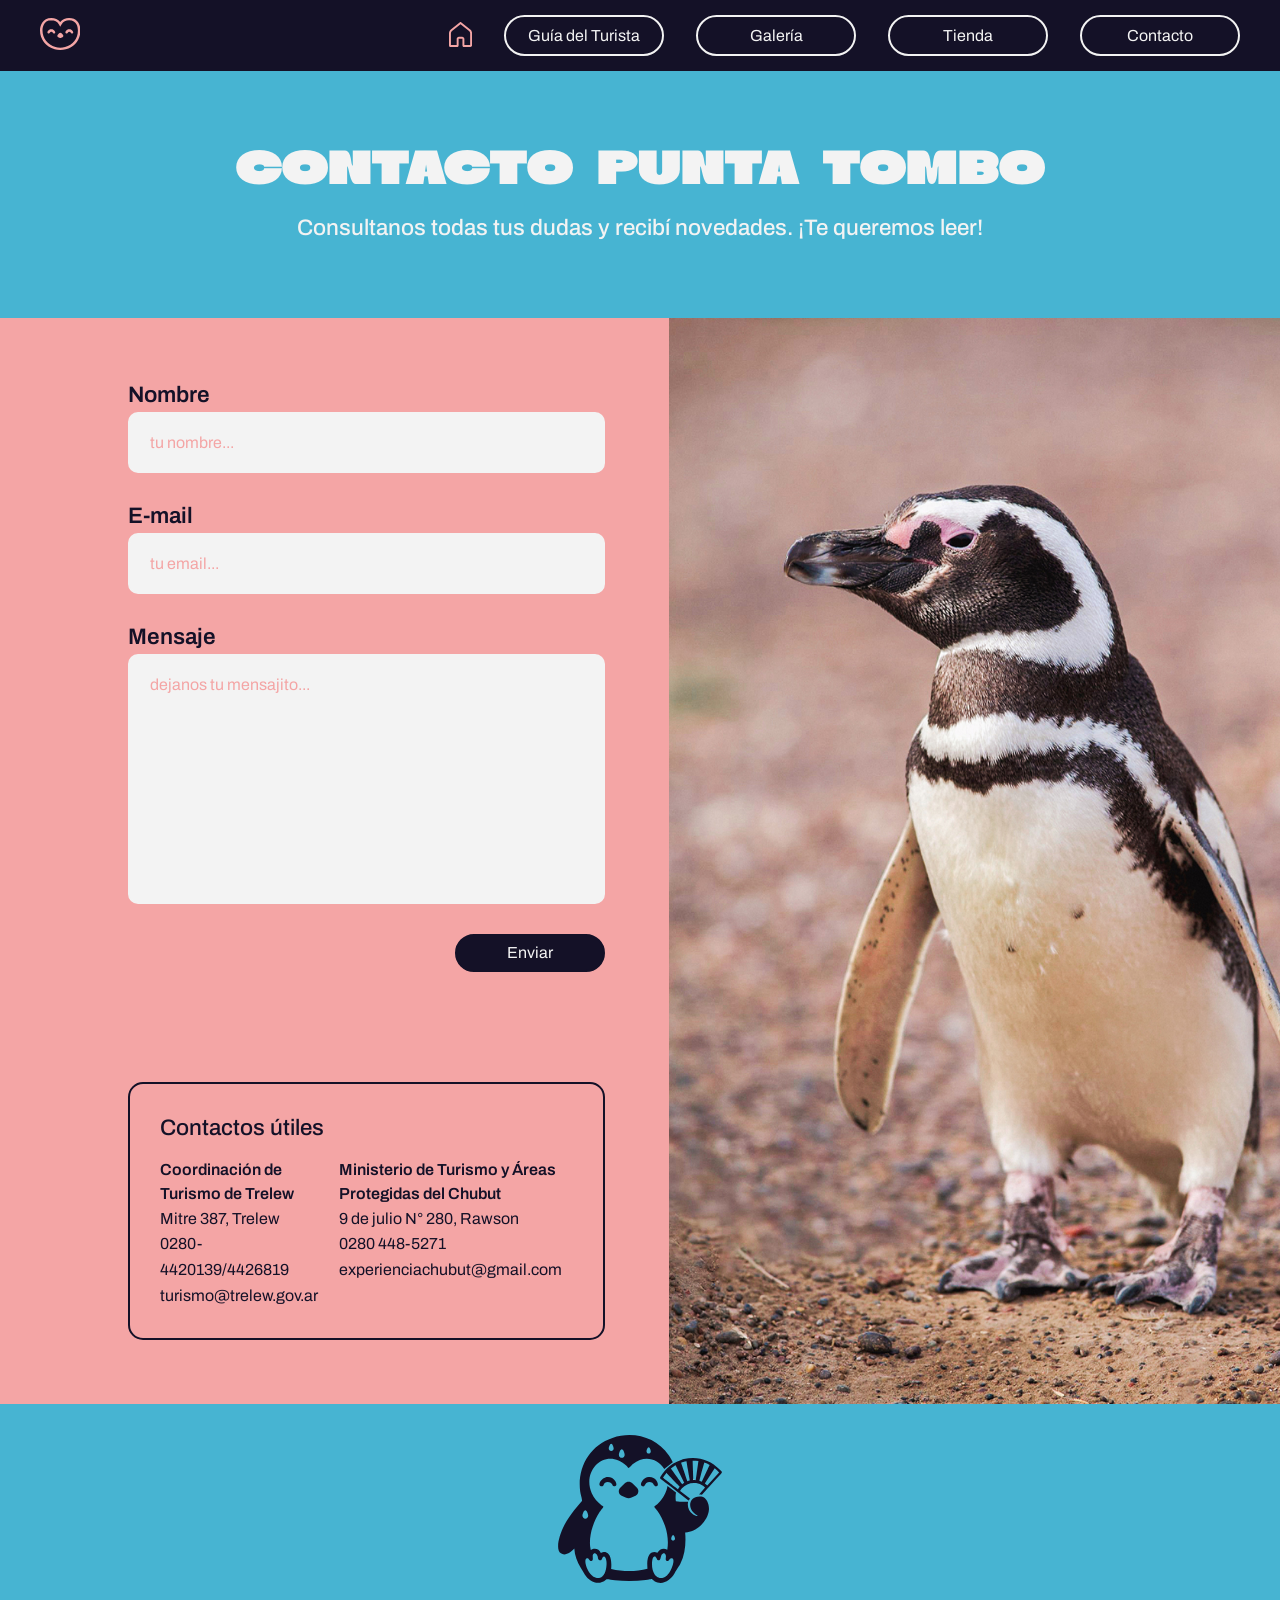
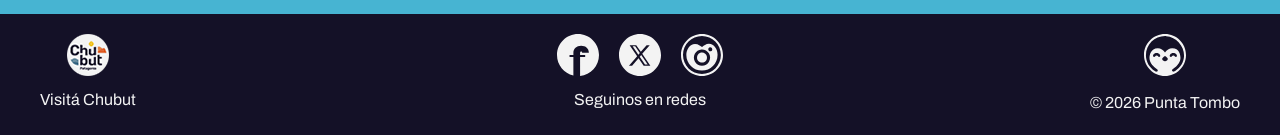
<file: contacto.html>
<!doctype html>
<html lang="es">

<head>
   <meta charset="utf-8">
   <meta name="description"
      content="Bienvenidos a Punta Tombo. Conocé la mayor colonia continental de pingüinos de Magallanes. Argentina Turismno.">
   <meta name="viewport" content="width=device-width, initial-scale=1.0">
   <link rel="stylesheet" type="text/css" href="style.css">
   <link rel="stylesheet" type="text/css"
      href="https://fonts.googleapis.com/css?family=Archivo:400,400i,500,500i,600,600i,700,700i">
   <link rel="icon" type="image/x-icon" href="img/varias/favicon-tombo.ico">
   <link rel="stylesheet" type="text/css" href="fancybox/jquery.fancybox.css">
   <title>Descubrí la magia de Punta Tombo | Contacto</title>
</head>

<body class="contacto-body">
   <main>
      <header>
         <nav class="nav-desktop">
            <a href="#top" class="logo-izq">
               <svg class="corazon" xmlns="http://www.w3.org/2000/svg" version="1.1" viewBox="0 0 76.17 60.3">
                  <path
                     d="M62.63,26.89v.05c0,.51-.15.99-.43,1.36-.45.61-1.14.99-1.94.99-.43,0-.83-.13-1.19-.33-.35-.2-.63-.48-.83-.83-.05-.1-.13-.2-.18-.33-.53-1.01-1.62-1.69-2.83-1.69s-2.27.66-2.83,1.62c-.05.15-.13.3-.23.43-.2.3-.48.56-.81.73-.33.2-.73.3-1.14.3-.81,0-1.52-.4-1.94-1.01-.28-.38-.43-.83-.43-1.34v-.03c0-.53,1.03-5.78,7.37-5.78,6,0,7.4,5.33,7.4,5.86h.01Z" />
                  <path
                     d="M28.78,26.89v.05c0,.51-.15.99-.43,1.36-.45.61-1.14.99-1.94.99-.43,0-.83-.13-1.19-.33-.35-.2-.63-.48-.83-.83-.05-.1-.13-.2-.18-.33-.53-1.01-1.62-1.69-2.83-1.69s-2.27.66-2.83,1.62c-.05.15-.13.3-.23.43-.2.3-.48.56-.81.73-.33.2-.73.3-1.14.3-.81,0-1.52-.4-1.94-1.01-.28-.38-.43-.83-.43-1.34v-.03c0-.53,1.03-5.78,7.37-5.78,6,0,7.4,5.33,7.4,5.86h0Z" />
                  <path
                     d="M42.39,36.05l-2.35,1.13c-1.08.52-2.35.52-3.43,0l-2.35-1.13c-1.79-.86-2.2-3.24-.79-4.65l2.52-2.52c1.29-1.29,3.38-1.29,4.67,0l2.52,2.52c1.41,1.41,1,3.78-.79,4.65Z" />
                  <path
                     d="M38.09,60.3c-4.02,0-7.43-.45-10.43-1.36C10.86,53.83,0,39.91,0,23.46,0,14.75,4.53,0,21.49,0c6.51,0,12.65,2.83,16.64,7.54C42.08,2.85,48.24,0,54.77,0,74.62,0,76.17,17.96,76.17,23.46c0,17.12-10.59,30.71-27.64,35.49-3.22.89-6.73,1.35-10.43,1.35h0ZM21.48,4.41C5.55,4.41,4.74,20.29,4.74,23.47c0,14.51,9.58,26.79,24.4,31.29,2.52.77,5.44,1.14,8.95,1.14,3.24,0,6.28-.39,9.06-1.16,14.96-4.19,24.26-16.17,24.26-31.27,0-5.73-1.62-19.06-16.65-19.06-5.81,0-11.25,2.92-14.18,7.62-.15.22-.25.4-.34.55l-2.14,3.93-2.11-3.95c-.08-.15-.18-.32-.29-.47-2.98-4.76-8.41-7.68-14.23-7.68h.01Z" />
               </svg>
            </a>
            <div class="menu">
               <a href="index.html">
                  <svg class="home" xmlns="http://www.w3.org/2000/svg" version="1.1" viewBox="0 0 108 117">
                     <path
                        d="M53.85,0c-.96.03-1.88.37-2.64.97L8.58,34.56C3.17,38.83,0,45.34,0,52.23v57.27c0,4.09,3.41,7.5,7.5,7.5h30c4.09,0,7.5-3.41,7.5-7.5v-30c0-.89.61-1.5,1.5-1.5h15c.89,0,1.5.61,1.5,1.5v30c0,4.09,3.41,7.5,7.5,7.5h30c4.09,0,7.5-3.41,7.5-7.5v-57.27c0-6.89-3.17-13.41-8.58-17.67L56.78.97c-.83-.66-1.87-1-2.93-.97ZM54,10.23l39.86,31.4c3.25,2.56,5.14,6.46,5.14,10.6v55.77h-27v-28.5c0-5.74-4.76-10.5-10.5-10.5h-15c-5.74,0-10.5,4.76-10.5,10.5v28.5H9v-55.77c0-4.14,1.89-8.04,5.14-10.6L54,10.23Z" />
                  </svg>
               </a>
               <a class="boton" href="guia.html">Guía del Turista</a>
               <a class="boton" href="galeria.html">Galería</a>
               <a class="boton" href="tienda.html">Tienda</a>
               <a class="boton" href="contacto.html">Contacto</a>
            </div>
         </nav>
         <nav class="nav-mobile">
            <a href="#top" class="logo-izq">
               <svg class="corazon" viewBox="0 0 76.17 60.3" xmlns="http://www.w3.org/2000/svg" version="1.1">
                  <path
                     d="M62.63,26.89v.05c0,.51-.15.99-.43,1.36-.45.61-1.14.99-1.94.99-.43,0-.83-.13-1.19-.33-.35-.2-.63-.48-.83-.83-.05-.1-.13-.2-.18-.33-.53-1.01-1.62-1.69-2.83-1.69s-2.27.66-2.83,1.62c-.05.15-.13.3-.23.43-.2.3-.48.56-.81.73-.33.2-.73.3-1.14.3-.81,0-1.52-.4-1.94-1.01-.28-.38-.43-.83-.43-1.34v-.03c0-.53,1.03-5.78,7.37-5.78,6,0,7.4,5.33,7.4,5.86h.01Z" />
                  <path
                     d="M28.78,26.89v.05c0,.51-.15.99-.43,1.36-.45.61-1.14.99-1.94.99-.43,0-.83-.13-1.19-.33-.35-.2-.63-.48-.83-.83-.05-.1-.13-.2-.18-.33-.53-1.01-1.62-1.69-2.83-1.69s-2.27.66-2.83,1.62c-.05.15-.13.3-.23.43-.2.3-.48.56-.81.73-.33.2-.73.3-1.14.3-.81,0-1.52-.4-1.94-1.01-.28-.38-.43-.83-.43-1.34v-.03c0-.53,1.03-5.78,7.37-5.78,6,0,7.4,5.33,7.4,5.86h0Z" />
                  <path
                     d="M42.39,36.05l-2.35,1.13c-1.08.52-2.35.52-3.43,0l-2.35-1.13c-1.79-.86-2.2-3.24-.79-4.65l2.52-2.52c1.29-1.29,3.38-1.29,4.67,0l2.52,2.52c1.41,1.41,1,3.78-.79,4.65Z" />
                  <path
                     d="M38.09,60.3c-4.02,0-7.43-.45-10.43-1.36C10.86,53.83,0,39.91,0,23.46,0,14.75,4.53,0,21.49,0c6.51,0,12.65,2.83,16.64,7.54C42.08,2.85,48.24,0,54.77,0,74.62,0,76.17,17.96,76.17,23.46c0,17.12-10.59,30.71-27.64,35.49-3.22.89-6.73,1.35-10.43,1.35h0ZM21.48,4.41C5.55,4.41,4.74,20.29,4.74,23.47c0,14.51,9.58,26.79,24.4,31.29,2.52.77,5.44,1.14,8.95,1.14,3.24,0,6.28-.39,9.06-1.16,14.96-4.19,24.26-16.17,24.26-31.27,0-5.73-1.62-19.06-16.65-19.06-5.81,0-11.25,2.92-14.18,7.62-.15.22-.25.4-.34.55l-2.14,3.93-2.11-3.95c-.08-.15-.18-.32-.29-.47-2.98-4.76-8.41-7.68-14.23-7.68h.01Z" />
               </svg>
            </a>
            <div class="menu-derecha">
               <a href="index.html">
                  <svg class="home" viewBox="0 0 108 117" xmlns="http://www.w3.org/2000/svg" version="1.1">
                     <path
                        d="M53.85,0c-.96.03-1.88.37-2.64.97L8.58,34.56C3.17,38.83,0,45.34,0,52.23v57.27c0,4.09,3.41,7.5,7.5,7.5h30c4.09,0,7.5-3.41,7.5-7.5v-30c0-.89.61-1.5,1.5-1.5h15c.89,0,1.5.61,1.5,1.5v30c0,4.09,3.41,7.5,7.5,7.5h30c4.09,0,7.5-3.41,7.5-7.5v-57.27c0-6.89-3.17-13.41-8.58-17.67L56.78.97c-.83-.66-1.87-1-2.93-.97ZM54,10.23l39.86,31.4c3.25,2.56,5.14,6.46,5.14,10.6v55.77h-27v-28.5c0-5.74-4.76-10.5-10.5-10.5h-15c-5.74,0-10.5,4.76-10.5,10.5v28.5H9v-55.77c0-4.14,1.89-8.04,5.14-10.6L54,10.23Z" />
                  </svg>
               </a>
               <label for="check-menu" class="hamburguesa">
                  <span></span><span></span><span></span>
               </label>
            </div>
            <input type="checkbox" id="check-menu">
            <div class="menu-desplegable">
               <a class="boton" href="guia.html">Guía del Turista</a>
               <a class="boton" href="galeria.html">Galería</a>
               <a class="boton" href="tienda.html">Tienda</a>
               <a class="boton" href="contacto.html">Contacto</a>
            </div>
         </nav>
      </header>
      <section class=" titulos titulos-contacto">
         <h1>CONTACTO PUNTA TOMBO</h1>
         <h3 class="h3-desktop">Consultanos todas tus dudas y recibí novedades. ¡Te queremos leer!</h3>
         <h3 class="h3-mobile">¡Te queremos leer!</h3>
      </section>
      <section id="formulario">
         <article id="form-contacto">
            <form id="form-mensaje" method="post" action="" target="_blank" enctype="text/plain">
               <div class="seccion-form">
                  <label for="nombre">Nombre</label>
                  <input type="text" name="nombre" id="nombre" maxlength="30" placeholder="tu nombre..." required>
               </div>
               <div class="seccion-form">
                  <label for="email">E-mail</label>
                  <input type="email" name="email" id="email" placeholder="tu email..." required>
               </div>
               <div class="seccion-form">
                  <label for="mensaje">Mensaje</label>
                  <textarea name="mensaje" id="mensaje" placeholder="dejanos tu mensajito..." required></textarea>
               </div>
               <input type="submit" value="Enviar" class="button-enviar">
            </form>
            <article id="contactos-utiles">
               <h3>Contactos útiles</h3>
               <div class="parrafos-contacto">
                  <div>
                     <p>Coordinación de Turismo de Trelew</p>
                     <ul>
                        <li>Mitre 387, Trelew</li>
                        <li>0280-4420139/4426819</li>
                        <li>turismo@trelew.gov.ar</li>
                     </ul>
                  </div>
                  <div>
                     <p>Ministerio de Turismo y Áreas Protegidas del Chubut</p>
                     <ul>
                        <li>9 de julio N° 280, Rawson</li>
                        <li>0280 448-5271</li>
                        <li>experienciachubut@gmail.com</li>
                     </ul>
                  </div>
               </div>
            </article>
         </article>
         <aside>
            <img src="img/varias/contacto.jpg" alt="pinguino" width="800" height="1316">
         </aside>
      </section>
      <section class="pingu-curiosidades fondo-oceano">
         <article class="sabias">
            <h2>¿Lo sabías...?</h2>
         </article>
         <img class="pingu-svg" src="img/svg/pingu-verano.svg" alt="Pingüino de verano">
         <article class="globo">
            <p>En verano, Punta Tombo reúne a más de un millón de pingüinos de Magallanes, convirtiéndose en una de las
               colonias más grandes del mundo.
            </p>
         </article>
      </section>
      <section id="mensaje-enviado" class="meme-popup">
         <img src="img/svg/pingu-3.svg" class="pingu-svg" alt="Pingüino saludando">
         <p id="meme-texto">
            ¡Gracias! Los pingüinos recibieron tu mensaje y lo están revisando en la pingüinera central.
         </p>
      </section>
      <footer>
         <div class="footer-seccion">
            <a class="logo-chubut" href="https://chubutpatagonia.gob.ar/" target="_blank"><img
                  class="logo-chubut-normal" src="img/varias/logo-chubut.png" alt="Visitá Chubut" width="42"
                  height="42"><img class="logo-chubut-hover" src="img/varias/logo-chubut-hover.png"
                  alt="Visitá Chubut hover" width="42" height="42"></a>
            <p>Visitá Chubut</p>
         </div>
         <div class="footer-seccion">
            <ul>
               <li>
                  <a href="https://www.facebook.com/profile.php?id=100057444040079&locale=es_LA" target="_blank">
                     <svg class="boton-footer" xmlns="http://www.w3.org/2000/svg" version="1.1" viewBox="0 0 48 48">
                        <path
                           d="M48,24.06c0,12.48-9.48,22.75-21.62,23.94v-21.7h5.83v-2.33h-5.83v-2.3c0-.93.5-1.61,1.2-1.61s1.16.54,1.16,1.38h7.66c0-4.73-3.53-7.91-8.84-7.91s-8.84,3.27-8.84,8.14v2.3h-4.39v2.33h4.39v21.24C8.01,45.12,0,35.53,0,24.06,0,10.77,10.75,0,24,0s24,10.77,24,24.06Z" />
                     </svg>
                  </a>
               </li>
               <li>
                  <a href="https://x.com/puntatombo_ar" target="_blank">
                     <svg class="boton-footer" xmlns="http://www.w3.org/2000/svg" version="1.1" viewBox="0 0 48 48">
                        <polygon points="23.79 21.78 22.11 23.74 15.54 14.13 18.51 14.11 23.79 21.78" />
                        <polygon points="25.37 24.08 32.78 34.85 29.69 34.83 23.69 26.05 25.37 24.08" />
                        <path
                           d="M24,0C10.75,0,0,10.75,0,24s10.75,24,24,24,24-10.74,24-24S37.26,0,24,0ZM28.19,36.23l-5.87-8.59-7.36,8.57h-3.56l9.34-10.88-8.59-12.56,7.53-.05,5.29,7.68,6.58-7.67h3.56l-8.56,9.97,9.3,13.52h-7.66,0Z" />
                     </svg>
                  </a>
               </li>
               <li>
                  <a href="https://www.instagram.com/puntatomboturismo/" target="_blank">
                     <svg class="boton-footer" xmlns="http://www.w3.org/2000/svg" version="1.1" viewBox="0 0 64 64">
                        <path
                           d="M32,0C14.33,0,0,14.33,0,32s14.33,32,32,32,32-14.33,32-32S49.67,0,32,0ZM31.92,60.84c-15.91,0-28.86-12.93-28.86-28.84S16.01,3.15,31.92,3.15s28.84,12.96,28.84,28.86-12.93,28.84-28.84,28.84Z" />
                        <path
                           d="M55.71,31.11c0-7.74-5.36-16.11-13.11-16.11-4.59,0-8.29,3.26-9.48,4.12l-1.11.78-1.13-.78c-1.12-.77-4.16-4.03-9.52-4.03h0c-8.06,0-13.23,8.76-13.23,16.54v.36c0,13.11,10.66,23.8,23.78,23.8h0c13.12,0,23.8-10.67,23.8-23.78,0-.61.05-.32,0-.91ZM42.65,42.25c-2.21,3.8-6.19,6.07-10.66,6.07h0c-4.45,0-8.44-2.27-10.66-6.07-2.15-3.71-2.25-8.19-.26-11.98,1.99-3.8,5.72-6.27,9.98-6.6,4.63-.36,8.89,1.79,11.38,5.75h0c2.5,3.98,2.59,8.78.23,12.83ZM45.45,26.33c-.34.1-.67.14-.97.14-.78,0-1.48-.3-2.01-.86-.81-.87-1.1-2.26-.71-3.4.36-1.03,1.17-1.67,2.29-1.84,2-.3,3.19.97,3.5,2.37.31,1.4-.32,3.08-2.09,3.58ZM36.9,30.18c-1.4-1.21-3.15-1.83-4.9-1.83-1.05,0-2.12.23-3.13.68-2.27,1.01-3.89,3.1-4.35,5.61-.46,2.51.33,5.05,2.13,6.81,1.94,1.91,4.7,2.61,7.37,1.88,2.65-.73,4.65-2.71,5.35-5.32h0c.77-2.89-.17-5.9-2.44-7.83Z" />
                     </svg>
                  </a>
               </li>
            </ul>
            <p>Seguinos en redes</p>
         </div>
         <div class="footer-seccion">
            <a href="https://drive.google.com/file/d/1csUfX9xWmYAbD05H-AMbpjvjqGZCWqr7/view?usp=drive_link"
               target="_blank">
               <svg class="boton-footer" xmlns="http://www.w3.org/2000/svg" version="1.1" viewBox="0 0 62.64 62.64">
                  <path
                     d="M31.32,0C14.02,0,0,14.02,0,31.32s14.02,31.32,31.32,31.32,31.32-14.02,31.32-31.32S48.62,0,31.32,0ZM24.3,32.59v.03c0,.37-.11.73-.32,1-.34.45-.84.73-1.43.73-.32,0-.61-.1-.87-.24-.26-.15-.47-.35-.61-.61-.03-.08-.1-.15-.13-.24-.39-.74-1.19-1.25-2.08-1.25s-1.67.48-2.08,1.19c-.03.11-.1.23-.16.32-.15.23-.35.41-.6.54-.24.15-.54.23-.84.23-.6,0-1.12-.3-1.43-.74-.21-.28-.32-.61-.32-.99v-.02c0-.39.76-4.25,5.43-4.25,4.42,0,5.45,3.93,5.45,4.32v-.02ZM34.31,39.34l-1.73.83c-.8.38-1.73.38-2.53,0l-1.73-.83c-1.32-.64-1.62-2.38-.58-3.42l1.85-1.85c.95-.95,2.49-.95,3.44,0l1.85,1.85c1.04,1.04.74,2.78-.57,3.42ZM41.53,33.52c-.15.23-.35.41-.6.54-.24.15-.54.23-.84.23-.6,0-1.12-.3-1.43-.74-.21-.28-.32-.61-.32-.99v-.02c0-.39.76-4.25,5.43-4.25,4.42,0,5.45,3.93,5.45,4.32v-.02s0,.03,0,.03c0,.37-.11.73-.32,1-.34.45-.84.73-1.43.73-.32,0-.61-.1-.87-.24-.26-.15-.47-.35-.61-.61-.03-.08-.1-.15-.13-.24-.39-.74-1.19-1.25-2.08-1.25s-1.67.48-2.08,1.19c-.03.11-.1.23-.16.32ZM46.45,55.06c-.59.37-1.2.72-1.82,1.01-2.13.98-4.09-2.25-2.02-3.36,3.82-2.03,11.8-9.22,11.8-16.76,0-4.98-1.63-14.84-12.31-14.84-4.48,0-8.41,2.46-10.51,6.08-.1.15-.19.32-.26.47-.08-.15-.16-.32-.26-.47-2.1-3.62-6.03-6.08-10.51-6.08-10.71,0-12.37,10.66-12.37,14.84,0,7.73,7.21,14.18,11.67,17.06,1.77,1.14.06,3.97-1.85,3.09-.62-.28-1.23-.65-1.85-1.04-7.97-5.04-13.28-13.42-13.28-23.52.02-16.32,13.85-29.47,30.41-28.35,14.38.97,26.68,14.42,26.44,28.83-.16,9.83-5.43,18.09-13.28,23.04Z" />
               </svg>
            </a>
            <p>© 2026 Punta Tombo</p>
         </div>
      </footer>
   </main>
   <script src="script.js"></script>
   <script src="fancybox/jquery.min.js"></script>
   <script src="fancybox/jquery.fancybox.js"></script>
   <script>$('[data-fancybox]').fancybox({
         buttons: [
            'close'
         ]
      })
   </script>
   <script>
      const memes = [

         {
            imagen: "img/tienda/meme1.gif",
            texto: "ERROR: te la creíste wey"
         },

         {
            imagen: "img/tienda/meme2.gif",
            texto: "ERROR: los pingüinos no aceptan tu tarjeta"
         },

         {
            imagen: "img/tienda/meme3.gif",
            texto: "ERROR: 404 pingüino not found"
         },

         {
            imagen: "img/tienda/meme4.gif",
            texto: "ERROR: un pingüino se robó tu pedido"
         },

         {
            imagen: "img/tienda/meme5.gif",
            texto: "ERROR: un pingüino se fugó con tu plata"
         }
      ];
      function generarMeme() {
         const random = Math.floor(Math.random() * memes.length);
         document.getElementById("meme-img").src =
            memes[random].imagen;
         document.getElementById("meme-texto").textContent =
            memes[random].texto;
      }
   </script>
   <script>
      document.addEventListener("DOMContentLoaded", () => {
         const formulario = document.getElementById("form-mensaje");
         formulario.addEventListener("submit", function (event) {
            event.preventDefault();
            if (!formulario.checkValidity()) {
               formulario.reportValidity();
               return;
            }
            $.fancybox.open({
               src: "#mensaje-enviado",
               type: "inline"
            });
            formulario.reset();
         });
      });
   </script>
</body>

</html>
</file>
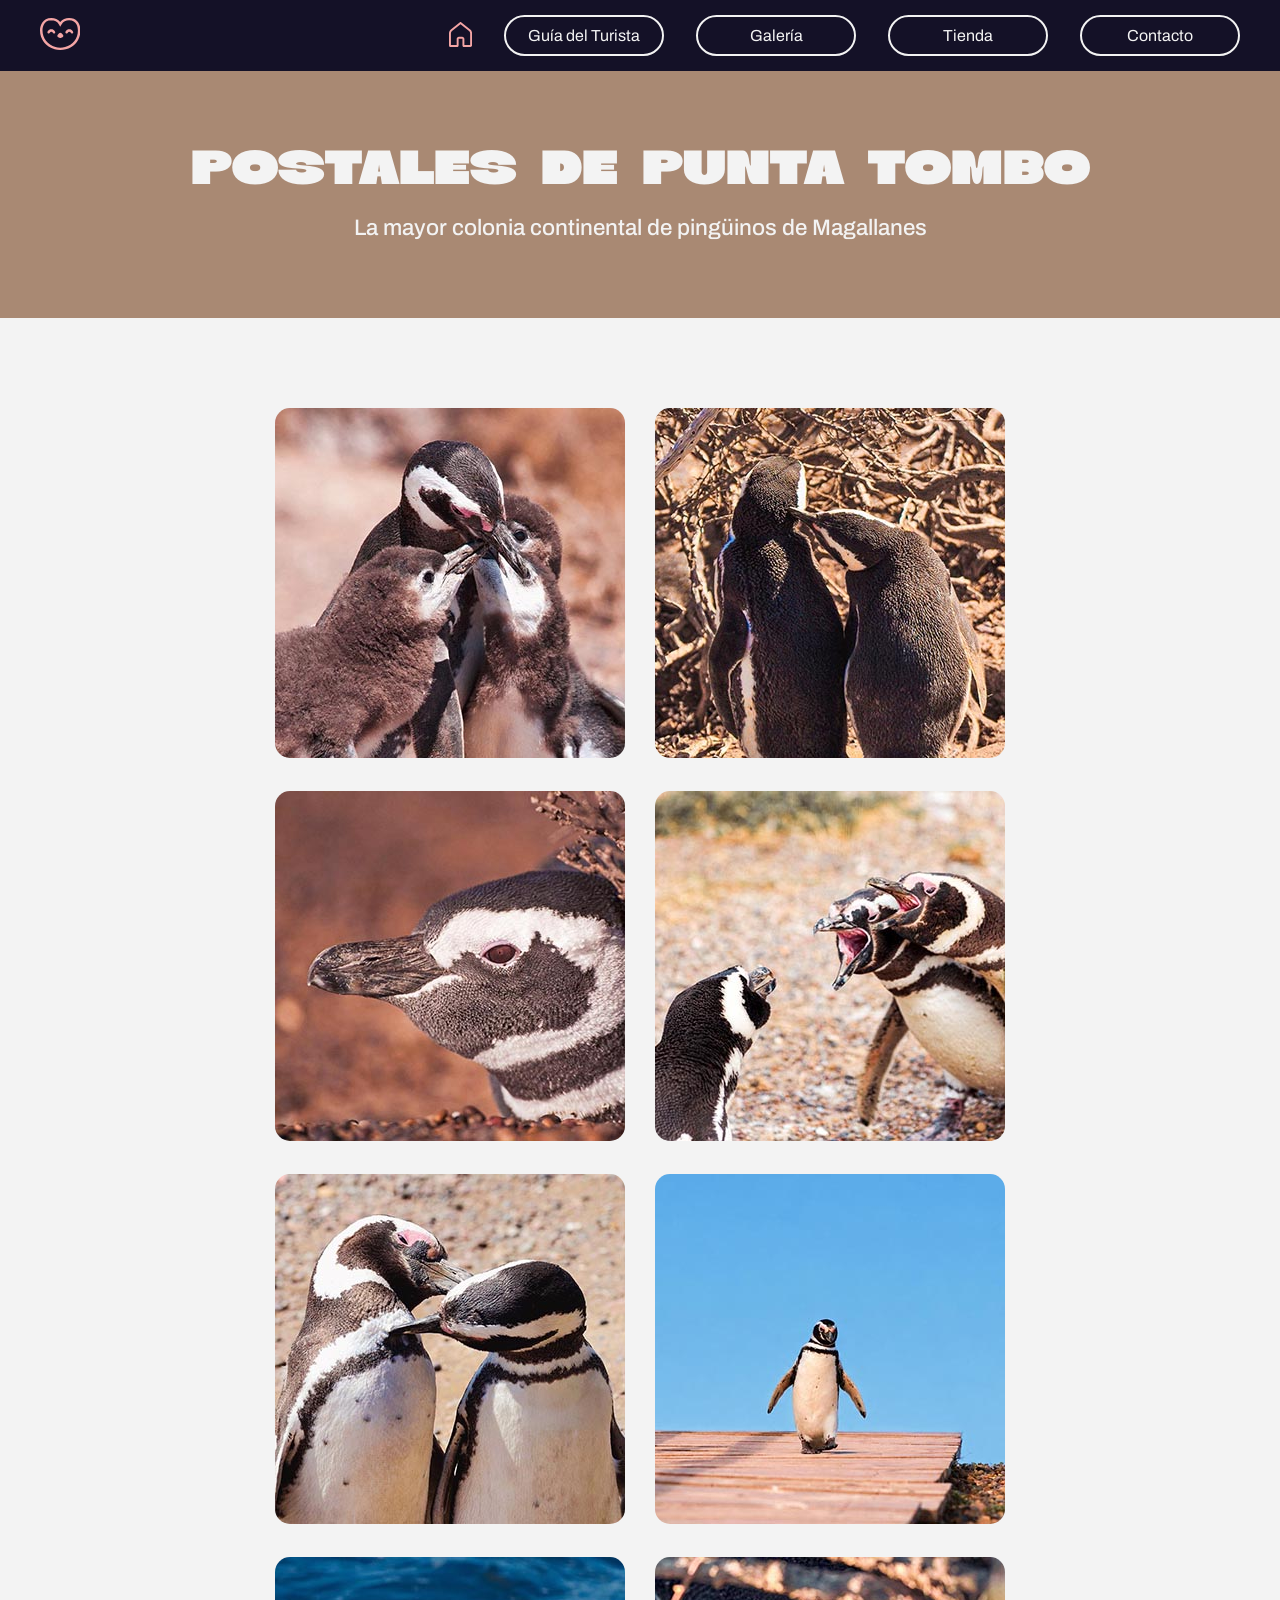
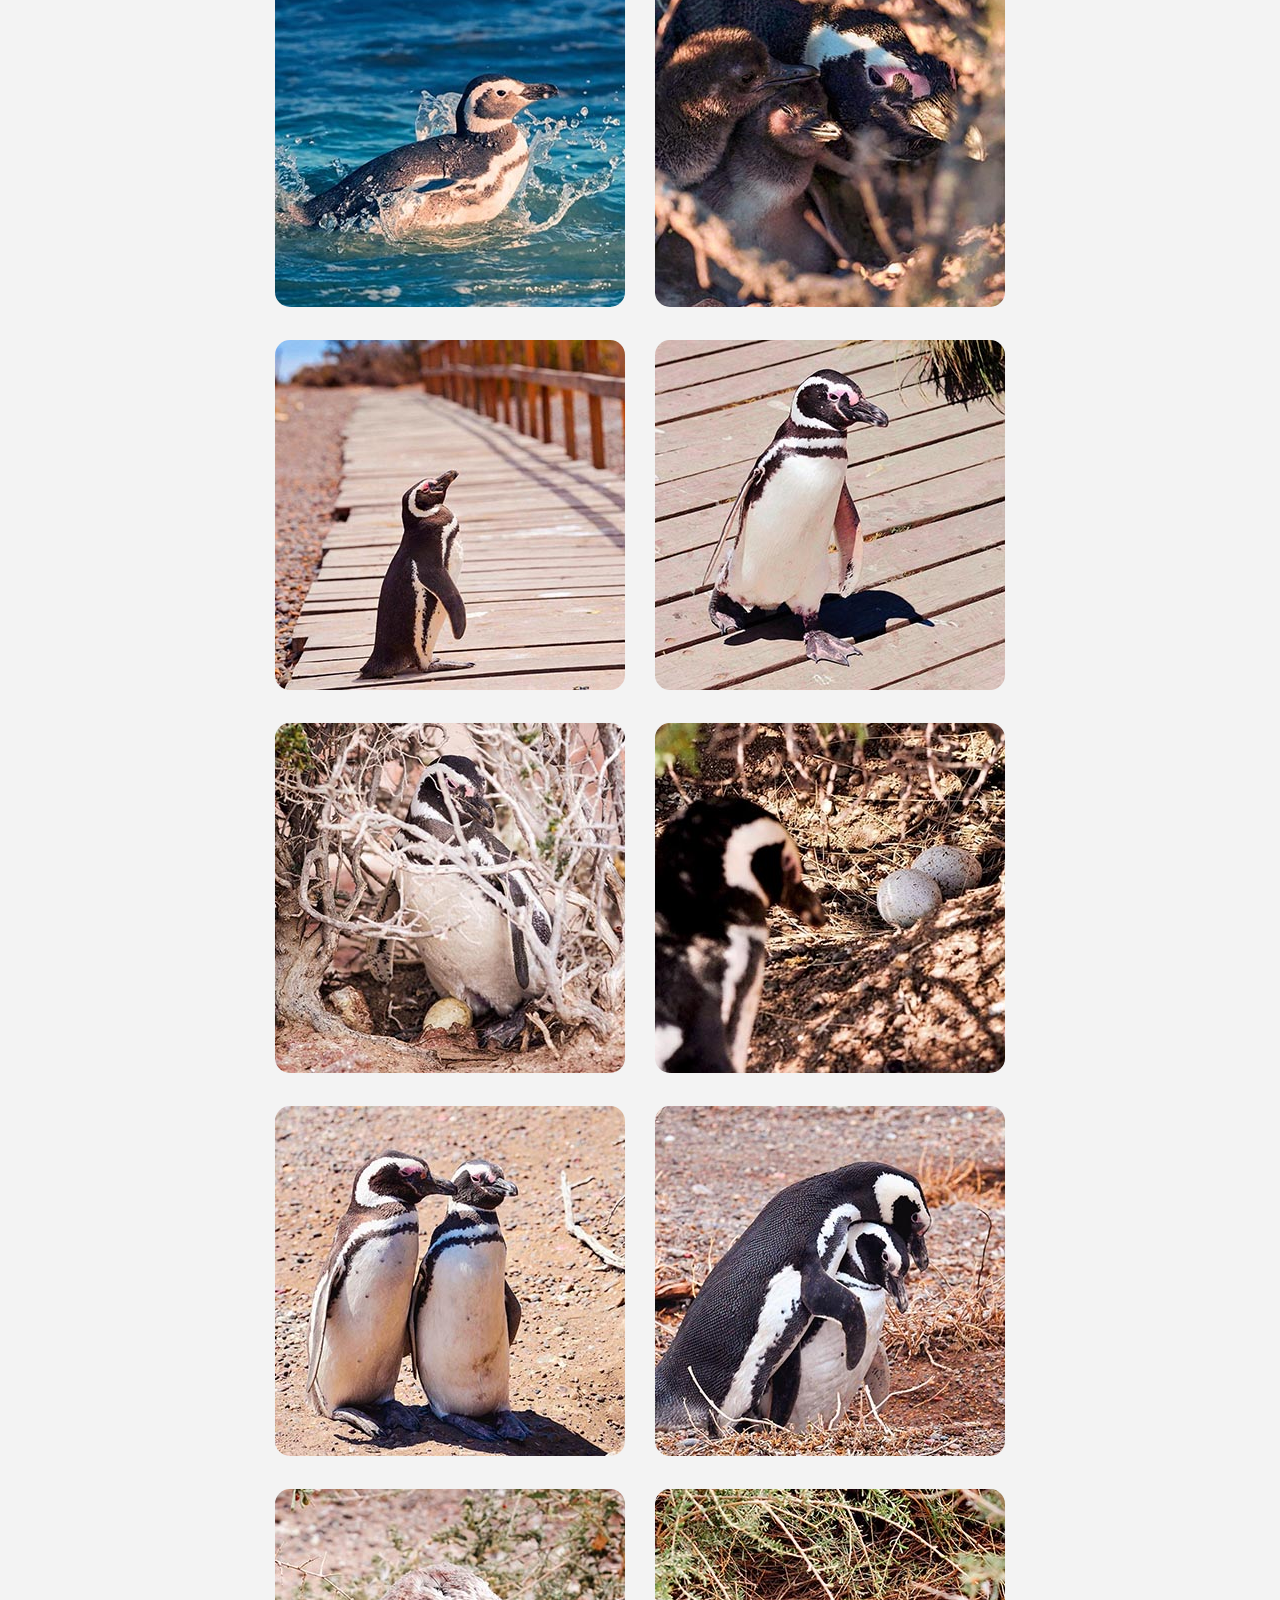
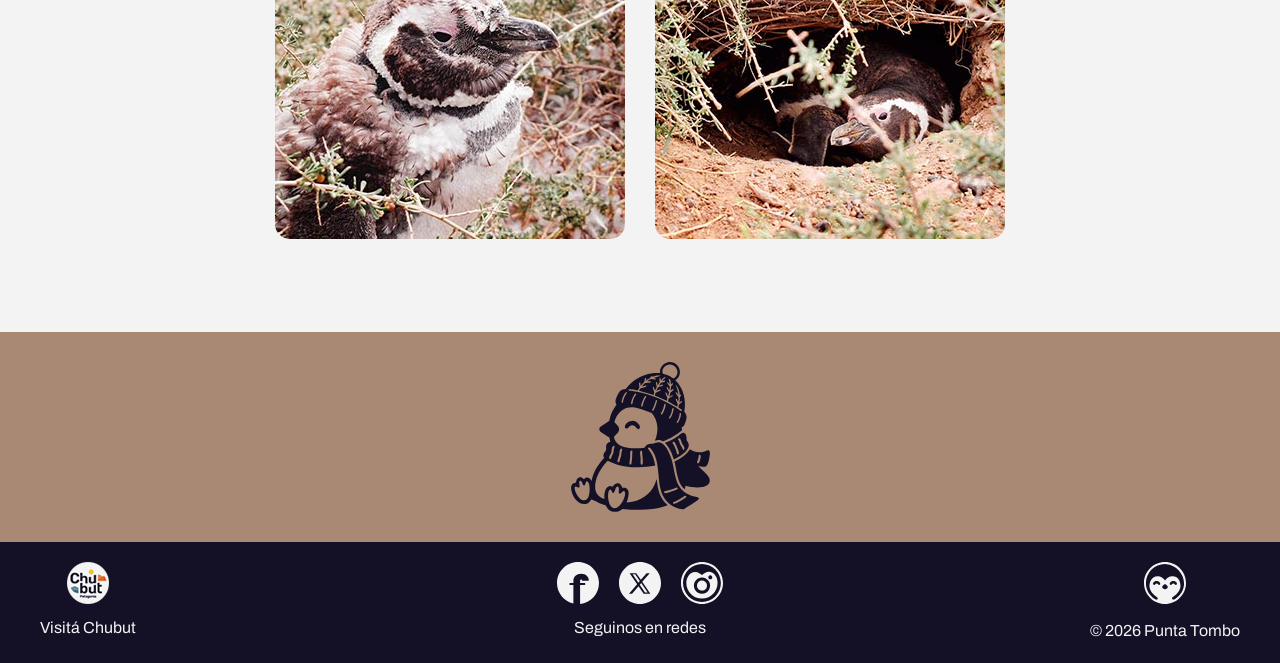
<file: galeria.html>
<!doctype html>
<html lang="es">
   <head>
      <meta charset="utf-8">
      <meta name="description" content="Bienvenidos a Punta Tombo. Conocé la mayor colonia continental de pingüinos de Magallanes. Argentina Turismno.">
      <meta name="viewport" content="width=device-width, initial-scale=1.0">
      <link rel="stylesheet" type="text/css" href="style.css">
      <link rel="stylesheet" type="text/css" href="https://fonts.googleapis.com/css?family=Archivo:400,400i,500,500i,600,600i,700,700i">
      <link rel="stylesheet" type="text/css" href="fancybox/jquery.fancybox.css">
      <link rel="icon" type="image/x-icon" href="img/varias/favicon-tombo.ico">
      <title>Descubrí la magia de Punta Tombo | Galería</title>
   </head>
   <body id="top">
      <header>
         <nav class="nav-desktop">
            <a href="#top" class="logo-izq">
               <svg class="corazon" xmlns="http://www.w3.org/2000/svg" version="1.1"
                  viewBox="0 0 76.17 60.3">
                  <path
                     d="M62.63,26.89v.05c0,.51-.15.99-.43,1.36-.45.61-1.14.99-1.94.99-.43,0-.83-.13-1.19-.33-.35-.2-.63-.48-.83-.83-.05-.1-.13-.2-.18-.33-.53-1.01-1.62-1.69-2.83-1.69s-2.27.66-2.83,1.62c-.05.15-.13.3-.23.43-.2.3-.48.56-.81.73-.33.2-.73.3-1.14.3-.81,0-1.52-.4-1.94-1.01-.28-.38-.43-.83-.43-1.34v-.03c0-.53,1.03-5.78,7.37-5.78,6,0,7.4,5.33,7.4,5.86h.01Z" />
                  <path
                     d="M28.78,26.89v.05c0,.51-.15.99-.43,1.36-.45.61-1.14.99-1.94.99-.43,0-.83-.13-1.19-.33-.35-.2-.63-.48-.83-.83-.05-.1-.13-.2-.18-.33-.53-1.01-1.62-1.69-2.83-1.69s-2.27.66-2.83,1.62c-.05.15-.13.3-.23.43-.2.3-.48.56-.81.73-.33.2-.73.3-1.14.3-.81,0-1.52-.4-1.94-1.01-.28-.38-.43-.83-.43-1.34v-.03c0-.53,1.03-5.78,7.37-5.78,6,0,7.4,5.33,7.4,5.86h0Z" />
                  <path
                     d="M42.39,36.05l-2.35,1.13c-1.08.52-2.35.52-3.43,0l-2.35-1.13c-1.79-.86-2.2-3.24-.79-4.65l2.52-2.52c1.29-1.29,3.38-1.29,4.67,0l2.52,2.52c1.41,1.41,1,3.78-.79,4.65Z" />
                  <path
                     d="M38.09,60.3c-4.02,0-7.43-.45-10.43-1.36C10.86,53.83,0,39.91,0,23.46,0,14.75,4.53,0,21.49,0c6.51,0,12.65,2.83,16.64,7.54C42.08,2.85,48.24,0,54.77,0,74.62,0,76.17,17.96,76.17,23.46c0,17.12-10.59,30.71-27.64,35.49-3.22.89-6.73,1.35-10.43,1.35h0ZM21.48,4.41C5.55,4.41,4.74,20.29,4.74,23.47c0,14.51,9.58,26.79,24.4,31.29,2.52.77,5.44,1.14,8.95,1.14,3.24,0,6.28-.39,9.06-1.16,14.96-4.19,24.26-16.17,24.26-31.27,0-5.73-1.62-19.06-16.65-19.06-5.81,0-11.25,2.92-14.18,7.62-.15.22-.25.4-.34.55l-2.14,3.93-2.11-3.95c-.08-.15-.18-.32-.29-.47-2.98-4.76-8.41-7.68-14.23-7.68h.01Z" />
               </svg>
            </a>
            <div class="menu">
               <a href="index.html">
                  <svg class="home" xmlns="http://www.w3.org/2000/svg" version="1.1" viewBox="0 0 108 117">
                     <path
                        d="M53.85,0c-.96.03-1.88.37-2.64.97L8.58,34.56C3.17,38.83,0,45.34,0,52.23v57.27c0,4.09,3.41,7.5,7.5,7.5h30c4.09,0,7.5-3.41,7.5-7.5v-30c0-.89.61-1.5,1.5-1.5h15c.89,0,1.5.61,1.5,1.5v30c0,4.09,3.41,7.5,7.5,7.5h30c4.09,0,7.5-3.41,7.5-7.5v-57.27c0-6.89-3.17-13.41-8.58-17.67L56.78.97c-.83-.66-1.87-1-2.93-.97ZM54,10.23l39.86,31.4c3.25,2.56,5.14,6.46,5.14,10.6v55.77h-27v-28.5c0-5.74-4.76-10.5-10.5-10.5h-15c-5.74,0-10.5,4.76-10.5,10.5v28.5H9v-55.77c0-4.14,1.89-8.04,5.14-10.6L54,10.23Z" />
                  </svg>
               </a>
               <a class="boton" href="guia.html">Guía del Turista</a>
               <a class="boton" href="galeria.html">Galería</a>
               <a class="boton" href="tienda.html">Tienda</a>
               <a class="boton" href="contacto.html">Contacto</a>
            </div>
         </nav>
         <nav class="nav-mobile">
            <a href="#top" class="logo-izq">
               <svg class="corazon" viewBox="0 0 76.17 60.3" xmlns="http://www.w3.org/2000/svg" version="1.1">
                  <path
                     d="M62.63,26.89v.05c0,.51-.15.99-.43,1.36-.45.61-1.14.99-1.94.99-.43,0-.83-.13-1.19-.33-.35-.2-.63-.48-.83-.83-.05-.1-.13-.2-.18-.33-.53-1.01-1.62-1.69-2.83-1.69s-2.27.66-2.83,1.62c-.05.15-.13.3-.23.43-.2.3-.48.56-.81.73-.33.2-.73.3-1.14.3-.81,0-1.52-.4-1.94-1.01-.28-.38-.43-.83-.43-1.34v-.03c0-.53,1.03-5.78,7.37-5.78,6,0,7.4,5.33,7.4,5.86h.01Z" />
                  <path
                     d="M28.78,26.89v.05c0,.51-.15.99-.43,1.36-.45.61-1.14.99-1.94.99-.43,0-.83-.13-1.19-.33-.35-.2-.63-.48-.83-.83-.05-.1-.13-.2-.18-.33-.53-1.01-1.62-1.69-2.83-1.69s-2.27.66-2.83,1.62c-.05.15-.13.3-.23.43-.2.3-.48.56-.81.73-.33.2-.73.3-1.14.3-.81,0-1.52-.4-1.94-1.01-.28-.38-.43-.83-.43-1.34v-.03c0-.53,1.03-5.78,7.37-5.78,6,0,7.4,5.33,7.4,5.86h0Z" />
                  <path
                     d="M42.39,36.05l-2.35,1.13c-1.08.52-2.35.52-3.43,0l-2.35-1.13c-1.79-.86-2.2-3.24-.79-4.65l2.52-2.52c1.29-1.29,3.38-1.29,4.67,0l2.52,2.52c1.41,1.41,1,3.78-.79,4.65Z" />
                  <path
                     d="M38.09,60.3c-4.02,0-7.43-.45-10.43-1.36C10.86,53.83,0,39.91,0,23.46,0,14.75,4.53,0,21.49,0c6.51,0,12.65,2.83,16.64,7.54C42.08,2.85,48.24,0,54.77,0,74.62,0,76.17,17.96,76.17,23.46c0,17.12-10.59,30.71-27.64,35.49-3.22.89-6.73,1.35-10.43,1.35h0ZM21.48,4.41C5.55,4.41,4.74,20.29,4.74,23.47c0,14.51,9.58,26.79,24.4,31.29,2.52.77,5.44,1.14,8.95,1.14,3.24,0,6.28-.39,9.06-1.16,14.96-4.19,24.26-16.17,24.26-31.27,0-5.73-1.62-19.06-16.65-19.06-5.81,0-11.25,2.92-14.18,7.62-.15.22-.25.4-.34.55l-2.14,3.93-2.11-3.95c-.08-.15-.18-.32-.29-.47-2.98-4.76-8.41-7.68-14.23-7.68h.01Z" />
               </svg>
            </a>
            <div class="menu-derecha">
               <a href="index.html">
                  <svg class="home" viewBox="0 0 108 117" xmlns="http://www.w3.org/2000/svg" version="1.1">
                     <path
                        d="M53.85,0c-.96.03-1.88.37-2.64.97L8.58,34.56C3.17,38.83,0,45.34,0,52.23v57.27c0,4.09,3.41,7.5,7.5,7.5h30c4.09,0,7.5-3.41,7.5-7.5v-30c0-.89.61-1.5,1.5-1.5h15c.89,0,1.5.61,1.5,1.5v30c0,4.09,3.41,7.5,7.5,7.5h30c4.09,0,7.5-3.41,7.5-7.5v-57.27c0-6.89-3.17-13.41-8.58-17.67L56.78.97c-.83-.66-1.87-1-2.93-.97ZM54,10.23l39.86,31.4c3.25,2.56,5.14,6.46,5.14,10.6v55.77h-27v-28.5c0-5.74-4.76-10.5-10.5-10.5h-15c-5.74,0-10.5,4.76-10.5,10.5v28.5H9v-55.77c0-4.14,1.89-8.04,5.14-10.6L54,10.23Z" />
                  </svg>
               </a>
               <label for="check-menu" class="hamburguesa">
               <span></span><span></span><span></span>
               </label>
            </div>
            <input type="checkbox" id="check-menu">
            <div class="menu-desplegable">
               <a class="boton" href="guia.html">Guía del Turista</a>
               <a class="boton" href="galeria.html">Galería</a>
               <a class="boton" href="tienda.html">Tienda</a>
               <a class="boton" href="contacto.html">Contacto</a>
            </div>
         </nav>
      </header>
      <main>
         <section class="titulos fondo-piedrita">
            <h1>POSTALES DE PUNTA TOMBO</h1>
            <h3>La mayor colonia continental de pingüinos de Magallanes</h3>
         </section>
         <section id="fancybox">
            <a href="img/galeria/galeria_1.jpg" data-fancybox="gallery">
            <img src="img/galeria/galeria_1_thumbnail.jpg" width="350" height="350"
               alt="Foto de una familia de pingüinos" />
            </a>
            <a href="img/galeria/galeria_2.jpg" data-fancybox="gallery">
            <img src="img/galeria/galeria_2_thumbnail.jpg" width="350" height="350"
               alt="Foto de una pareja de pingüinos" />
            </a>
            <a href="img/galeria/galeria_3.jpg" data-fancybox="gallery">
            <img src="img/galeria/galeria_3_thumbnail.jpg" width="350" height="350"
               alt="Foto primer plano de un pingüino de perfil" />
            </a>
            <a href="img/galeria/galeria_4.jpg" data-fancybox="gallery">
            <img src="img/galeria/galeria_4_thumbnail.jpg" width="350" height="350"
               alt="Foto de un grupo de pingüinos discutiendo" />
            </a>
            <a href="img/galeria/galeria_5.jpg" data-fancybox="gallery">
            <img src="img/galeria/galeria_5_thumbnail.jpg" width="350" height="350"
               alt="Foto de una pareja de pingüinos" />
            </a>
            <a href="img/galeria/galeria_6.jpg" data-fancybox="gallery">
            <img src="img/galeria/galeria_6_thumbnail.jpg" width="350" height="350"
               alt="Foto de un pingüino caminando por la rampa" />
            </a>
            <a href="img/galeria/galeria_7.jpg" data-fancybox="gallery">
            <img src="img/galeria/galeria_7_thumbnail.jpg" width="350" height="350"
               alt="Foto de un pingüino en el agua" />
            </a>
            <a href="img/galeria/galeria_8.jpg" data-fancybox="gallery">
            <img src="img/galeria/galeria_8_thumbnail.jpg" width="350" height="350"
               alt="Foto de una mamá pingüino con sus bebés" />
            </a>
            <a href="img/galeria/galeria_9.jpg" data-fancybox="gallery">
            <img src="img/galeria/galeria_9_thumbnail.jpg" width="350" height="350"
               alt="Foto de un pingüino parado en la rampa" />
            </a>
            <a href="img/galeria/galeria_10.jpg" data-fancybox="gallery">
            <img src="img/galeria/galeria_10_thumbnail.jpg" width="350" height="350"
               alt="Foto de un pingüino caminando por la rampa" />
            </a>
            <a href="img/galeria/galeria_11.jpg" data-fancybox="gallery">
            <img src="img/galeria/galeria_11_thumbnail.jpg" width="350" height="350"
               alt="Foto de un pingüino cuidando sus huevos" />
            </a>
            <a href="img/galeria/galeria_12.jpg" data-fancybox="gallery">
            <img src="img/galeria/galeria_12_thumbnail.jpg" width="350" height="350"
               alt="Foto de un pingüino vigilando sus huevos" />
            </a>
            <a href="img/galeria/galeria_13.jpg" data-fancybox="gallery">
            <img src="img/galeria/galeria_13_thumbnail.jpg" width="350" height="350"
               alt="Foto de una pareja de pingüinos" />
            </a>
            <a href="img/galeria/galeria_14.jpg" data-fancybox="gallery">
            <img src="img/galeria/galeria_14_thumbnail.jpg" width="350" height="350"
               alt="Foto de una pareja de pingüinos abrazándose" />
            </a>
            <a href="img/galeria/galeria_15.jpg" data-fancybox="gallery">
            <img src="img/galeria/galeria_15_thumbnail.jpg" width="350" height="350"
               alt="Foto de un pichón de pingüino perdiendo el plumón" />
            </a>
            <a href="img/galeria/galeria_16.jpg" data-fancybox="gallery">
            <img src="img/galeria/galeria_16_thumbnail.jpg" width="350" height="350"
               alt="Foto de un pingüino dentro de su pingüinera" />
            </a>
         </section>
         <section class="pingu-curiosidades fondo-piedrita">
            <article class="sabias">
               <h2>¿Lo sabías...?</h2>
            </article>
            <img class="pingu-svg" src="img/svg/pingu-invierno.svg" alt="Pingüino de invierno">
            <article class="globo">
               <p>En invierno, Punta Tombo queda casi en pausa: sin pingüinos, el paisaje revela el lado más salvaje y
                  solitario de la Patagonia.
               </p>
            </article>
         </section>
      </main>
      <footer>
         <div class="footer-seccion">
            <a class="logo-chubut" href="https://chubutpatagonia.gob.ar/" target="_blank"><img class="logo-chubut-normal"
               src="img/varias/logo-chubut.png" width="42" height="42" alt="Visitá Chubut"><img class="logo-chubut-hover"
               src="img/varias/logo-chubut-hover.png" width="42" height="42" alt="Visitá Chubut hover"></a>
            <p>Visitá Chubut</p>
         </div>
         <div class="footer-seccion">
            <ul>
               <li>
                  <a href="https://www.facebook.com/profile.php?id=100057444040079&locale=es_LA" target="_blank">
                     <svg class="boton-footer" xmlns="http://www.w3.org/2000/svg" version="1.1" viewBox="0 0 48 48">
                        <path
                           d="M48,24.06c0,12.48-9.48,22.75-21.62,23.94v-21.7h5.83v-2.33h-5.83v-2.3c0-.93.5-1.61,1.2-1.61s1.16.54,1.16,1.38h7.66c0-4.73-3.53-7.91-8.84-7.91s-8.84,3.27-8.84,8.14v2.3h-4.39v2.33h4.39v21.24C8.01,45.12,0,35.53,0,24.06,0,10.77,10.75,0,24,0s24,10.77,24,24.06Z" />
                     </svg>
                  </a>
               </li>
               <li>
                  <a href="https://x.com/puntatombo_ar" target="_blank">
                     <svg class="boton-footer" xmlns="http://www.w3.org/2000/svg" version="1.1" viewBox="0 0 48 48">
                        <polygon points="23.79 21.78 22.11 23.74 15.54 14.13 18.51 14.11 23.79 21.78" />
                        <polygon points="25.37 24.08 32.78 34.85 29.69 34.83 23.69 26.05 25.37 24.08" />
                        <path
                           d="M24,0C10.75,0,0,10.75,0,24s10.75,24,24,24,24-10.74,24-24S37.26,0,24,0ZM28.19,36.23l-5.87-8.59-7.36,8.57h-3.56l9.34-10.88-8.59-12.56,7.53-.05,5.29,7.68,6.58-7.67h3.56l-8.56,9.97,9.3,13.52h-7.66,0Z" />
                     </svg>
                  </a>
               </li>
               <li>
                  <a href="https://www.instagram.com/puntatomboturismo/" target="_blank">
                     <svg class="boton-footer" xmlns="http://www.w3.org/2000/svg" version="1.1" viewBox="0 0 64 64">
                        <path
                           d="M32,0C14.33,0,0,14.33,0,32s14.33,32,32,32,32-14.33,32-32S49.67,0,32,0ZM31.92,60.84c-15.91,0-28.86-12.93-28.86-28.84S16.01,3.15,31.92,3.15s28.84,12.96,28.84,28.86-12.93,28.84-28.84,28.84Z" />
                        <path
                           d="M55.71,31.11c0-7.74-5.36-16.11-13.11-16.11-4.59,0-8.29,3.26-9.48,4.12l-1.11.78-1.13-.78c-1.12-.77-4.16-4.03-9.52-4.03h0c-8.06,0-13.23,8.76-13.23,16.54v.36c0,13.11,10.66,23.8,23.78,23.8h0c13.12,0,23.8-10.67,23.8-23.78,0-.61.05-.32,0-.91ZM42.65,42.25c-2.21,3.8-6.19,6.07-10.66,6.07h0c-4.45,0-8.44-2.27-10.66-6.07-2.15-3.71-2.25-8.19-.26-11.98,1.99-3.8,5.72-6.27,9.98-6.6,4.63-.36,8.89,1.79,11.38,5.75h0c2.5,3.98,2.59,8.78.23,12.83ZM45.45,26.33c-.34.1-.67.14-.97.14-.78,0-1.48-.3-2.01-.86-.81-.87-1.1-2.26-.71-3.4.36-1.03,1.17-1.67,2.29-1.84,2-.3,3.19.97,3.5,2.37.31,1.4-.32,3.08-2.09,3.58ZM36.9,30.18c-1.4-1.21-3.15-1.83-4.9-1.83-1.05,0-2.12.23-3.13.68-2.27,1.01-3.89,3.1-4.35,5.61-.46,2.51.33,5.05,2.13,6.81,1.94,1.91,4.7,2.61,7.37,1.88,2.65-.73,4.65-2.71,5.35-5.32h0c.77-2.89-.17-5.9-2.44-7.83Z" />
                     </svg>
                  </a>
               </li>
            </ul>
            <p>Seguinos en redes</p>
         </div>
         <div class="footer-seccion">
            <a href="https://drive.google.com/file/d/1csUfX9xWmYAbD05H-AMbpjvjqGZCWqr7/view?usp=drive_link" target="_blank">
               <svg class="boton-footer" xmlns="http://www.w3.org/2000/svg" version="1.1" viewBox="0 0 62.64 62.64">
                  <path
                     d="M31.32,0C14.02,0,0,14.02,0,31.32s14.02,31.32,31.32,31.32,31.32-14.02,31.32-31.32S48.62,0,31.32,0ZM24.3,32.59v.03c0,.37-.11.73-.32,1-.34.45-.84.73-1.43.73-.32,0-.61-.1-.87-.24-.26-.15-.47-.35-.61-.61-.03-.08-.1-.15-.13-.24-.39-.74-1.19-1.25-2.08-1.25s-1.67.48-2.08,1.19c-.03.11-.1.23-.16.32-.15.23-.35.41-.6.54-.24.15-.54.23-.84.23-.6,0-1.12-.3-1.43-.74-.21-.28-.32-.61-.32-.99v-.02c0-.39.76-4.25,5.43-4.25,4.42,0,5.45,3.93,5.45,4.32v-.02ZM34.31,39.34l-1.73.83c-.8.38-1.73.38-2.53,0l-1.73-.83c-1.32-.64-1.62-2.38-.58-3.42l1.85-1.85c.95-.95,2.49-.95,3.44,0l1.85,1.85c1.04,1.04.74,2.78-.57,3.42ZM41.53,33.52c-.15.23-.35.41-.6.54-.24.15-.54.23-.84.23-.6,0-1.12-.3-1.43-.74-.21-.28-.32-.61-.32-.99v-.02c0-.39.76-4.25,5.43-4.25,4.42,0,5.45,3.93,5.45,4.32v-.02s0,.03,0,.03c0,.37-.11.73-.32,1-.34.45-.84.73-1.43.73-.32,0-.61-.1-.87-.24-.26-.15-.47-.35-.61-.61-.03-.08-.1-.15-.13-.24-.39-.74-1.19-1.25-2.08-1.25s-1.67.48-2.08,1.19c-.03.11-.1.23-.16.32ZM46.45,55.06c-.59.37-1.2.72-1.82,1.01-2.13.98-4.09-2.25-2.02-3.36,3.82-2.03,11.8-9.22,11.8-16.76,0-4.98-1.63-14.84-12.31-14.84-4.48,0-8.41,2.46-10.51,6.08-.1.15-.19.32-.26.47-.08-.15-.16-.32-.26-.47-2.1-3.62-6.03-6.08-10.51-6.08-10.71,0-12.37,10.66-12.37,14.84,0,7.73,7.21,14.18,11.67,17.06,1.77,1.14.06,3.97-1.85,3.09-.62-.28-1.23-.65-1.85-1.04-7.97-5.04-13.28-13.42-13.28-23.52.02-16.32,13.85-29.47,30.41-28.35,14.38.97,26.68,14.42,26.44,28.83-.16,9.83-5.43,18.09-13.28,23.04Z" />
               </svg>
            </a>
            <p>© 2026 Punta Tombo</p>
         </div>
      </footer>
      <script src="fancybox/jquery.min.js"></script>
      <script src="fancybox/jquery.fancybox.js"></script>
      <script>$('[data-fancybox]').fancybox({
         buttons: [
            'close'
         ]
         })
      </script>
   </body>
</html>
</file>
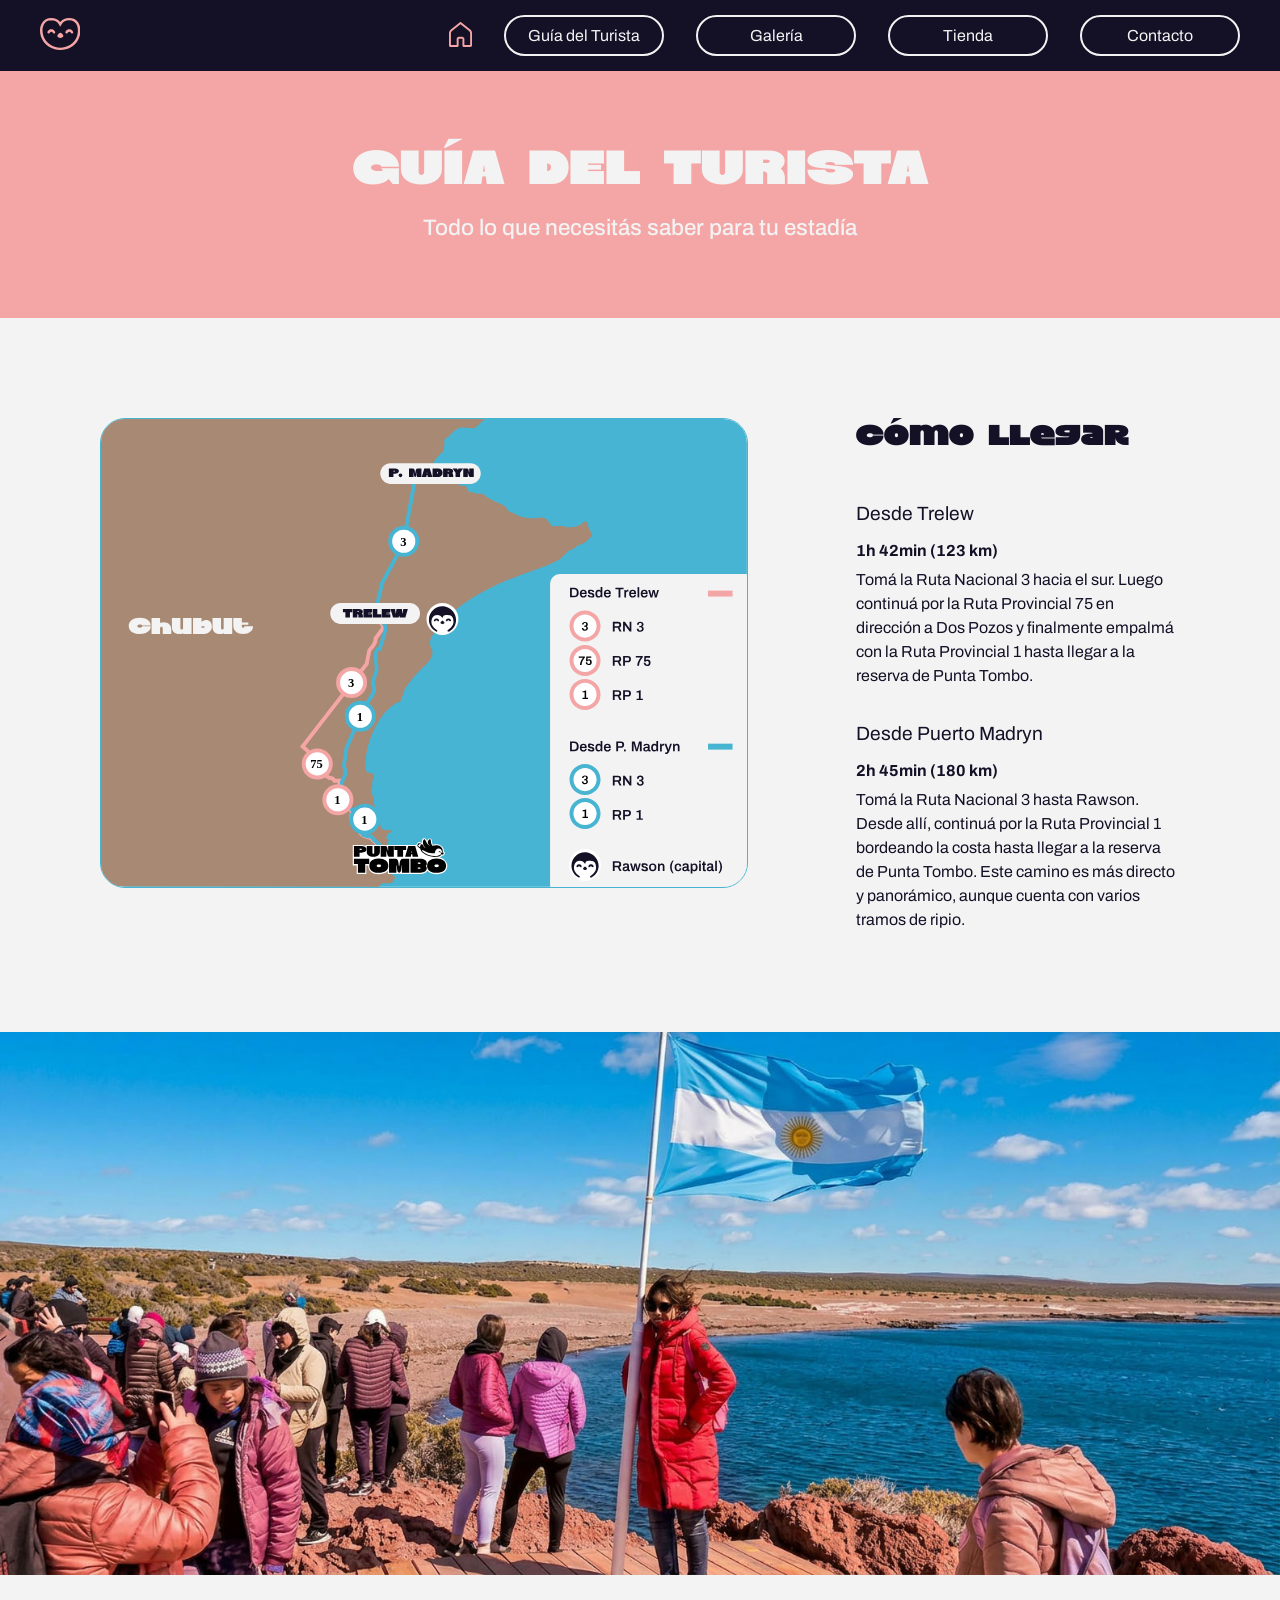
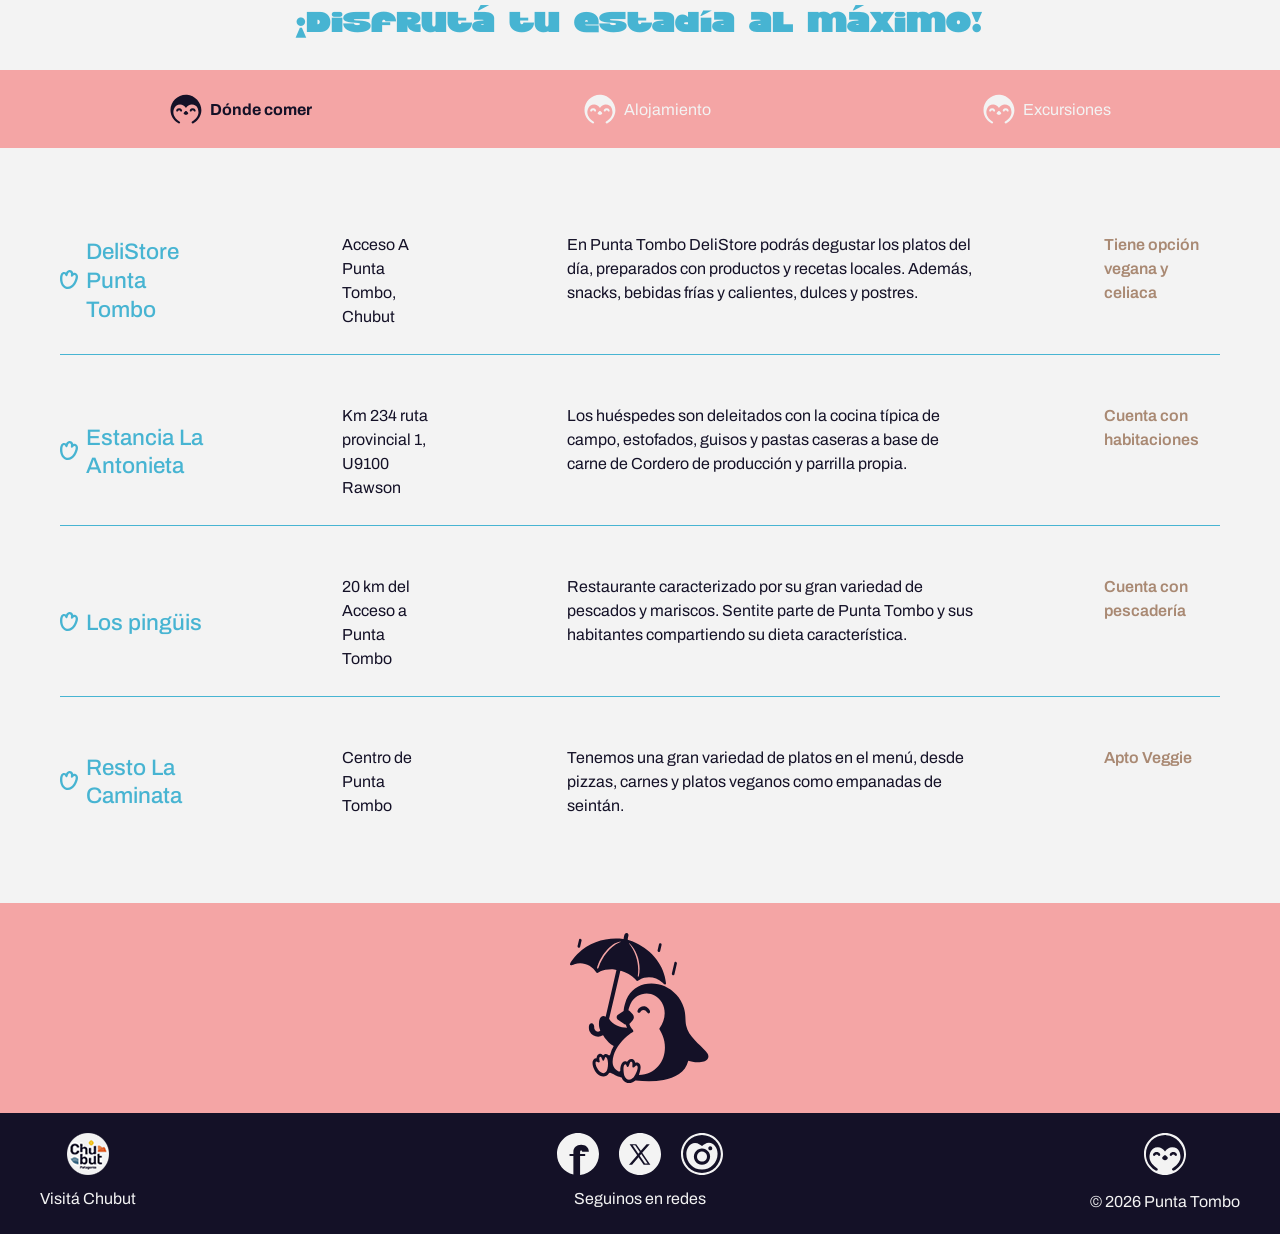
<file: guia.html>
<!doctype html>
<html lang="es">
   <head>
      <meta charset="utf-8">
      <meta name="description" content="Bienvenidos a Punta Tombo. Conocé la mayor colonia continental de pingüinos de Magallanes. Argentina Turismno.">
      <meta name="viewport" content="width=device-width, initial-scale=1.0">
      <link rel="stylesheet" type="text/css" href="style.css">
      <link rel="stylesheet" type="text/css" href="https://fonts.googleapis.com/css?family=Archivo:400,400i,500,500i,600,600i,700,700i">
      <link rel="icon" type="image/x-icon" href="img/varias/favicon-tombo.ico">
      <title>Descubrí la magia de Punta Tombo | Guía del Turista</title>
   </head>
   <body id="top">
      <header>
         <nav class="nav-desktop">
            <a href="#top" class="logo-izq">
               <svg class="corazon" xmlns="http://www.w3.org/2000/svg" version="1.1" viewBox="0 0 76.17 60.3">
                  <path
                     d="M62.63,26.89v.05c0,.51-.15.99-.43,1.36-.45.61-1.14.99-1.94.99-.43,0-.83-.13-1.19-.33-.35-.2-.63-.48-.83-.83-.05-.1-.13-.2-.18-.33-.53-1.01-1.62-1.69-2.83-1.69s-2.27.66-2.83,1.62c-.05.15-.13.3-.23.43-.2.3-.48.56-.81.73-.33.2-.73.3-1.14.3-.81,0-1.52-.4-1.94-1.01-.28-.38-.43-.83-.43-1.34v-.03c0-.53,1.03-5.78,7.37-5.78,6,0,7.4,5.33,7.4,5.86h.01Z" />
                  <path
                     d="M28.78,26.89v.05c0,.51-.15.99-.43,1.36-.45.61-1.14.99-1.94.99-.43,0-.83-.13-1.19-.33-.35-.2-.63-.48-.83-.83-.05-.1-.13-.2-.18-.33-.53-1.01-1.62-1.69-2.83-1.69s-2.27.66-2.83,1.62c-.05.15-.13.3-.23.43-.2.3-.48.56-.81.73-.33.2-.73.3-1.14.3-.81,0-1.52-.4-1.94-1.01-.28-.38-.43-.83-.43-1.34v-.03c0-.53,1.03-5.78,7.37-5.78,6,0,7.4,5.33,7.4,5.86h0Z" />
                  <path
                     d="M42.39,36.05l-2.35,1.13c-1.08.52-2.35.52-3.43,0l-2.35-1.13c-1.79-.86-2.2-3.24-.79-4.65l2.52-2.52c1.29-1.29,3.38-1.29,4.67,0l2.52,2.52c1.41,1.41,1,3.78-.79,4.65Z" />
                  <path
                     d="M38.09,60.3c-4.02,0-7.43-.45-10.43-1.36C10.86,53.83,0,39.91,0,23.46,0,14.75,4.53,0,21.49,0c6.51,0,12.65,2.83,16.64,7.54C42.08,2.85,48.24,0,54.77,0,74.62,0,76.17,17.96,76.17,23.46c0,17.12-10.59,30.71-27.64,35.49-3.22.89-6.73,1.35-10.43,1.35h0ZM21.48,4.41C5.55,4.41,4.74,20.29,4.74,23.47c0,14.51,9.58,26.79,24.4,31.29,2.52.77,5.44,1.14,8.95,1.14,3.24,0,6.28-.39,9.06-1.16,14.96-4.19,24.26-16.17,24.26-31.27,0-5.73-1.62-19.06-16.65-19.06-5.81,0-11.25,2.92-14.18,7.62-.15.22-.25.4-.34.55l-2.14,3.93-2.11-3.95c-.08-.15-.18-.32-.29-.47-2.98-4.76-8.41-7.68-14.23-7.68h.01Z" />
               </svg>
            </a>
            <div class="menu">
               <a href="index.html">
                  <svg class="home" xmlns="http://www.w3.org/2000/svg" version="1.1" viewBox="0 0 108 117">
                     <path
                        d="M53.85,0c-.96.03-1.88.37-2.64.97L8.58,34.56C3.17,38.83,0,45.34,0,52.23v57.27c0,4.09,3.41,7.5,7.5,7.5h30c4.09,0,7.5-3.41,7.5-7.5v-30c0-.89.61-1.5,1.5-1.5h15c.89,0,1.5.61,1.5,1.5v30c0,4.09,3.41,7.5,7.5,7.5h30c4.09,0,7.5-3.41,7.5-7.5v-57.27c0-6.89-3.17-13.41-8.58-17.67L56.78.97c-.83-.66-1.87-1-2.93-.97ZM54,10.23l39.86,31.4c3.25,2.56,5.14,6.46,5.14,10.6v55.77h-27v-28.5c0-5.74-4.76-10.5-10.5-10.5h-15c-5.74,0-10.5,4.76-10.5,10.5v28.5H9v-55.77c0-4.14,1.89-8.04,5.14-10.6L54,10.23Z" />
                  </svg>
               </a>
               <a class="boton" href="guia.html">Guía del Turista</a>
               <a class="boton" href="galeria.html">Galería</a>
               <a class="boton" href="tienda.html">Tienda</a>
               <a class="boton" href="contacto.html">Contacto</a>
            </div>
         </nav>
         <nav class="nav-mobile">
            <a href="#top" class="logo-izq">
               <svg class="corazon" viewBox="0 0 76.17 60.3" xmlns="http://www.w3.org/2000/svg" version="1.1">
                  <path
                     d="M62.63,26.89v.05c0,.51-.15.99-.43,1.36-.45.61-1.14.99-1.94.99-.43,0-.83-.13-1.19-.33-.35-.2-.63-.48-.83-.83-.05-.1-.13-.2-.18-.33-.53-1.01-1.62-1.69-2.83-1.69s-2.27.66-2.83,1.62c-.05.15-.13.3-.23.43-.2.3-.48.56-.81.73-.33.2-.73.3-1.14.3-.81,0-1.52-.4-1.94-1.01-.28-.38-.43-.83-.43-1.34v-.03c0-.53,1.03-5.78,7.37-5.78,6,0,7.4,5.33,7.4,5.86h.01Z" />
                  <path
                     d="M28.78,26.89v.05c0,.51-.15.99-.43,1.36-.45.61-1.14.99-1.94.99-.43,0-.83-.13-1.19-.33-.35-.2-.63-.48-.83-.83-.05-.1-.13-.2-.18-.33-.53-1.01-1.62-1.69-2.83-1.69s-2.27.66-2.83,1.62c-.05.15-.13.3-.23.43-.2.3-.48.56-.81.73-.33.2-.73.3-1.14.3-.81,0-1.52-.4-1.94-1.01-.28-.38-.43-.83-.43-1.34v-.03c0-.53,1.03-5.78,7.37-5.78,6,0,7.4,5.33,7.4,5.86h0Z" />
                  <path
                     d="M42.39,36.05l-2.35,1.13c-1.08.52-2.35.52-3.43,0l-2.35-1.13c-1.79-.86-2.2-3.24-.79-4.65l2.52-2.52c1.29-1.29,3.38-1.29,4.67,0l2.52,2.52c1.41,1.41,1,3.78-.79,4.65Z" />
                  <path
                     d="M38.09,60.3c-4.02,0-7.43-.45-10.43-1.36C10.86,53.83,0,39.91,0,23.46,0,14.75,4.53,0,21.49,0c6.51,0,12.65,2.83,16.64,7.54C42.08,2.85,48.24,0,54.77,0,74.62,0,76.17,17.96,76.17,23.46c0,17.12-10.59,30.71-27.64,35.49-3.22.89-6.73,1.35-10.43,1.35h0ZM21.48,4.41C5.55,4.41,4.74,20.29,4.74,23.47c0,14.51,9.58,26.79,24.4,31.29,2.52.77,5.44,1.14,8.95,1.14,3.24,0,6.28-.39,9.06-1.16,14.96-4.19,24.26-16.17,24.26-31.27,0-5.73-1.62-19.06-16.65-19.06-5.81,0-11.25,2.92-14.18,7.62-.15.22-.25.4-.34.55l-2.14,3.93-2.11-3.95c-.08-.15-.18-.32-.29-.47-2.98-4.76-8.41-7.68-14.23-7.68h.01Z" />
               </svg>
            </a>
            <div class="menu-derecha">
               <a href="index.html">
                  <svg class="home" viewBox="0 0 108 117" xmlns="http://www.w3.org/2000/svg" version="1.1">
                     <path
                        d="M53.85,0c-.96.03-1.88.37-2.64.97L8.58,34.56C3.17,38.83,0,45.34,0,52.23v57.27c0,4.09,3.41,7.5,7.5,7.5h30c4.09,0,7.5-3.41,7.5-7.5v-30c0-.89.61-1.5,1.5-1.5h15c.89,0,1.5.61,1.5,1.5v30c0,4.09,3.41,7.5,7.5,7.5h30c4.09,0,7.5-3.41,7.5-7.5v-57.27c0-6.89-3.17-13.41-8.58-17.67L56.78.97c-.83-.66-1.87-1-2.93-.97ZM54,10.23l39.86,31.4c3.25,2.56,5.14,6.46,5.14,10.6v55.77h-27v-28.5c0-5.74-4.76-10.5-10.5-10.5h-15c-5.74,0-10.5,4.76-10.5,10.5v28.5H9v-55.77c0-4.14,1.89-8.04,5.14-10.6L54,10.23Z" />
                  </svg>
               </a>
               <label for="check-menu" class="hamburguesa">
               <span></span><span></span><span></span>
               </label>
            </div>
            <input type="checkbox" id="check-menu">
            <div class="menu-desplegable">
               <a class="boton" href="guia.html">Guía del Turista</a>
               <a class="boton" href="galeria.html">Galería</a>
               <a class="boton" href="tienda.html">Tienda</a>
               <a class="boton" href="contacto.html">Contacto</a>
            </div>
         </nav>
      </header>
      <main>
         <section class="titulos fondo-magallanes">
            <h1>GUÍA DEL TURISTA</h1>
            <h3>Todo lo que necesitás saber para tu estadía</h3>
         </section>
         <section id="mapa-turista">
            <div class="mapas">
               <img src="img/svg/mapa.svg" alt="Mapa de acceso a Punta Tombo" class="img-responsive">
               <div class="mapa-texto">
                  <h2>Cómo llegar</h2>
                  <div>
                     <h4>Desde Trelew</h4>
                     <p class="distancia">1h 42min (123 km)</p>
                     <p>
                        Tomá la Ruta Nacional 3 hacia el sur. Luego continuá por la Ruta Provincial 75 en dirección a Dos
                        Pozos y finalmente empalmá con la Ruta Provincial 1 hasta llegar a la reserva de Punta Tombo.
                     </p>
                  </div>
                  <div>
                     <h4>Desde Puerto Madryn</h4>
                     <p class="distancia">2h 45min (180 km)</p>
                     <p>
                        Tomá la Ruta Nacional 3 hasta Rawson. Desde allí, continuá por la Ruta Provincial 1 bordeando la
                        costa hasta llegar a la reserva de Punta Tombo. Este camino es más directo y panorámico, aunque
                        cuenta con varios tramos de ripio.
                     </p>
                  </div>
               </div>
            </div>
         </section>
         <img src="img/varias/guia-turista.jpg" alt="Fotografía de nuestra bandera y turistas en Punta Tombo" width="1920"
            height="816" class="img-responsive">
         <h2 id="disfruta">¡Disfrutá tu estadía al máximo!</h2>
         <section class="solapas">
            <!-- Menú de solapas -->
            <div class="tabs-menu">
               <button class="tab-btn active" data-tab="donde-comer">
                  <svg viewBox="0 0 484.63 449.22" xmlns="http://www.w3.org/2000/svg">
                     <path
                        d="M388.8,249.62v.31c0,3.06-.92,5.97-2.6,8.27-2.75,3.67-6.89,5.97-11.79,5.97-2.6,0-5.05-.77-7.19-1.99-2.14-1.22-3.83-2.91-5.05-5.05-.31-.61-.76-1.22-1.07-1.99-3.22-6.12-9.8-10.26-17.15-10.26s-13.78,3.98-17.14,9.8c-.31.92-.77,1.84-1.38,2.6-1.23,1.84-2.91,3.37-4.9,4.44-1.99,1.22-4.44,1.84-6.89,1.84-4.9,0-9.18-2.45-11.79-6.12-1.68-2.3-2.6-5.05-2.6-8.11v-.15c0-3.22,6.25-35.06,44.7-35.06,36.39,0,44.86,32.3,44.86,35.52Z"
                        fill="currentColor"></path>
                     <path
                        d="M183.63,249.62v.31c0,3.06-.92,5.97-2.6,8.27-2.75,3.67-6.89,5.97-11.79,5.97-2.6,0-5.05-.77-7.19-1.99-2.14-1.22-3.83-2.91-5.05-5.05-.31-.61-.76-1.22-1.07-1.99-3.22-6.12-9.8-10.26-17.15-10.26s-13.78,3.98-17.14,9.8c-.31.92-.77,1.84-1.38,2.6-1.23,1.84-2.91,3.37-4.9,4.44-1.99,1.22-4.44,1.84-6.89,1.84-4.9,0-9.18-2.45-11.79-6.12-1.68-2.3-2.6-5.05-2.6-8.11v-.15c0-3.22,6.25-35.06,44.7-35.06,36.39,0,44.86,32.3,44.86,35.52Z"
                        fill="currentColor"></path>
                     <path
                        d="M266.09,305.14l-14.25,6.86c-6.57,3.16-14.23,3.16-20.8,0l-14.25-6.86c-10.87-5.23-13.32-19.63-4.79-28.16l15.28-15.28c7.82-7.82,20.49-7.82,28.31,0l15.28,15.28c8.53,8.53,6.08,22.93-4.79,28.16Z"
                        fill="currentColor"></path>
                     <path
                        d="M475.4,244.92c-1.36,80.91-44.67,148.93-109.31,189.76-4.87,3.08-9.87,5.95-14.98,8.31-17.53,8.08-33.67-18.54-16.64-27.63,31.41-16.75,97.18-75.94,97.18-138.02,0-41.03-13.47-122.16-101.35-122.16-36.89,0-69.2,20.21-86.49,50.06-.77,1.22-1.53,2.6-2.14,3.83-.61-1.22-1.38-2.6-2.14-3.83-17.3-29.85-49.6-50.06-86.5-50.06-88.18,0-101.8,87.72-101.8,122.16,0,63.66,59.31,116.78,96.12,140.47,14.55,9.37.51,32.66-15.21,25.41-5.07-2.34-10.11-5.29-15.28-8.54C51.19,393.19,7.44,324.18,7.44,241.05,7.44,106.63,121.37-1.71,257.72,7.53c118.42,8.02,219.68,118.72,217.68,237.39Z"
                        fill="currentColor"></path>
                  </svg>
                  <span>Dónde comer</span>
               </button>
               <button class="tab-btn" data-tab="alojamiento">
                  <svg viewBox="0 0 484.63 449.22" xmlns="http://www.w3.org/2000/svg">
                     <path
                        d="M388.8,249.62v.31c0,3.06-.92,5.97-2.6,8.27-2.75,3.67-6.89,5.97-11.79,5.97-2.6,0-5.05-.77-7.19-1.99-2.14-1.22-3.83-2.91-5.05-5.05-.31-.61-.76-1.22-1.07-1.99-3.22-6.12-9.8-10.26-17.15-10.26s-13.78,3.98-17.14,9.8c-.31.92-.77,1.84-1.38,2.6-1.23,1.84-2.91,3.37-4.9,4.44-1.99,1.22-4.44,1.84-6.89,1.84-4.9,0-9.18-2.45-11.79-6.12-1.68-2.3-2.6-5.05-2.6-8.11v-.15c0-3.22,6.25-35.06,44.7-35.06,36.39,0,44.86,32.3,44.86,35.52Z"
                        fill="currentColor"></path>
                     <path
                        d="M183.63,249.62v.31c0,3.06-.92,5.97-2.6,8.27-2.75,3.67-6.89,5.97-11.79,5.97-2.6,0-5.05-.77-7.19-1.99-2.14-1.22-3.83-2.91-5.05-5.05-.31-.61-.76-1.22-1.07-1.99-3.22-6.12-9.8-10.26-17.15-10.26s-13.78,3.98-17.14,9.8c-.31.92-.77,1.84-1.38,2.6-1.23,1.84-2.91,3.37-4.9,4.44-1.99,1.22-4.44,1.84-6.89,1.84-4.9,0-9.18-2.45-11.79-6.12-1.68-2.3-2.6-5.05-2.6-8.11v-.15c0-3.22,6.25-35.06,44.7-35.06,36.39,0,44.86,32.3,44.86,35.52Z"
                        fill="currentColor"></path>
                     <path
                        d="M266.09,305.14l-14.25,6.86c-6.57,3.16-14.23,3.16-20.8,0l-14.25-6.86c-10.87-5.23-13.32-19.63-4.79-28.16l15.28-15.28c7.82-7.82,20.49-7.82,28.31,0l15.28,15.28c8.53,8.53,6.08,22.93-4.79,28.16Z"
                        fill="currentColor"></path>
                     <path
                        d="M475.4,244.92c-1.36,80.91-44.67,148.93-109.31,189.76-4.87,3.08-9.87,5.95-14.98,8.31-17.53,8.08-33.67-18.54-16.64-27.63,31.41-16.75,97.18-75.94,97.18-138.02,0-41.03-13.47-122.16-101.35-122.16-36.89,0-69.2,20.21-86.49,50.06-.77,1.22-1.53,2.6-2.14,3.83-.61-1.22-1.38-2.6-2.14-3.83-17.3-29.85-49.6-50.06-86.5-50.06-88.18,0-101.8,87.72-101.8,122.16,0,63.66,59.31,116.78,96.12,140.47,14.55,9.37.51,32.66-15.21,25.41-5.07-2.34-10.11-5.29-15.28-8.54C51.19,393.19,7.44,324.18,7.44,241.05,7.44,106.63,121.37-1.71,257.72,7.53c118.42,8.02,219.68,118.72,217.68,237.39Z"
                        fill="currentColor"></path>
                  </svg>
                  <span>Alojamiento</span>
               </button>
               <button class="tab-btn" data-tab="excursiones">
                  <svg viewBox="0 0 484.63 449.22" xmlns="http://www.w3.org/2000/svg">
                     <path
                        d="M388.8,249.62v.31c0,3.06-.92,5.97-2.6,8.27-2.75,3.67-6.89,5.97-11.79,5.97-2.6,0-5.05-.77-7.19-1.99-2.14-1.22-3.83-2.91-5.05-5.05-.31-.61-.76-1.22-1.07-1.99-3.22-6.12-9.8-10.26-17.15-10.26s-13.78,3.98-17.14,9.8c-.31.92-.77,1.84-1.38,2.6-1.23,1.84-2.91,3.37-4.9,4.44-1.99,1.22-4.44,1.84-6.89,1.84-4.9,0-9.18-2.45-11.79-6.12-1.68-2.3-2.6-5.05-2.6-8.11v-.15c0-3.22,6.25-35.06,44.7-35.06,36.39,0,44.86,32.3,44.86,35.52Z"
                        fill="currentColor"></path>
                     <path
                        d="M183.63,249.62v.31c0,3.06-.92,5.97-2.6,8.27-2.75,3.67-6.89,5.97-11.79,5.97-2.6,0-5.05-.77-7.19-1.99-2.14-1.22-3.83-2.91-5.05-5.05-.31-.61-.76-1.22-1.07-1.99-3.22-6.12-9.8-10.26-17.15-10.26s-13.78,3.98-17.14,9.8c-.31.92-.77,1.84-1.38,2.6-1.23,1.84-2.91,3.37-4.9,4.44-1.99,1.22-4.44,1.84-6.89,1.84-4.9,0-9.18-2.45-11.79-6.12-1.68-2.3-2.6-5.05-2.6-8.11v-.15c0-3.22,6.25-35.06,44.7-35.06,36.39,0,44.86,32.3,44.86,35.52Z"
                        fill="currentColor"></path>
                     <path
                        d="M266.09,305.14l-14.25,6.86c-6.57,3.16-14.23,3.16-20.8,0l-14.25-6.86c-10.87-5.23-13.32-19.63-4.79-28.16l15.28-15.28c7.82-7.82,20.49-7.82,28.31,0l15.28,15.28c8.53,8.53,6.08,22.93-4.79,28.16Z"
                        fill="currentColor"></path>
                     <path
                        d="M475.4,244.92c-1.36,80.91-44.67,148.93-109.31,189.76-4.87,3.08-9.87,5.95-14.98,8.31-17.53,8.08-33.67-18.54-16.64-27.63,31.41-16.75,97.18-75.94,97.18-138.02,0-41.03-13.47-122.16-101.35-122.16-36.89,0-69.2,20.21-86.49,50.06-.77,1.22-1.53,2.6-2.14,3.83-.61-1.22-1.38-2.6-2.14-3.83-17.3-29.85-49.6-50.06-86.5-50.06-88.18,0-101.8,87.72-101.8,122.16,0,63.66,59.31,116.78,96.12,140.47,14.55,9.37.51,32.66-15.21,25.41-5.07-2.34-10.11-5.29-15.28-8.54C51.19,393.19,7.44,324.18,7.44,241.05,7.44,106.63,121.37-1.71,257.72,7.53c118.42,8.02,219.68,118.72,217.68,237.39Z"
                        fill="currentColor"></path>
                  </svg>
                  <span>Excursiones</span>
               </button>
            </div>
            <!-- Solapa 1 -->
            <div class="tab-content active" id="donde-comer">
               <section class="contenido-donde-comer">
                  <article class="lugares-comer">
                     <div class="galeria-interna-titulo comida">
                        <h3>DeliStore Punta Tombo</h3>
                     </div>
                     <p class="direccion">Acceso A Punta Tombo, Chubut</p>
                     <p class="descripcion">En Punta Tombo DeliStore podrás degustar los platos del día, preparados con
                        productos y recetas
                        locales. Además, snacks, bebidas frías y calientes, dulces y postres.
                     </p>
                     <p class="extra">Tiene opción vegana y celiaca</p>
                  </article>
                  <article class="lugares-comer">
                     <div class="galeria-interna-titulo comida">
                        <h3>Estancia La Antonieta</h3>
                     </div>
                     <p class="direccion">Km 234 ruta provincial 1, U9100 Rawson</p>
                     <p class="descripcion">Los huéspedes son deleitados con la cocina típica de campo, estofados, guisos y
                        pastas caseras a base de carne de Cordero de producción y parrilla propia.
                     </p>
                     <p class="extra">Cuenta con habitaciones</p>
                  </article>
                  <article class="lugares-comer">
                     <div class="galeria-interna-titulo comida">
                        <h3>Los pingüis</h3>
                     </div>
                     <p class="direccion">20 km del Acceso a Punta Tombo</p>
                     <p class="descripcion">Restaurante caracterizado por su gran variedad de pescados y mariscos. Sentite
                        parte de Punta Tombo
                        y
                        sus habitantes compartiendo su dieta característica.
                     </p>
                     <p class="extra">Cuenta con pescadería</p>
                  </article>
                  <article class="lugares-comer">
                     <div class="galeria-interna-titulo comida">
                        <h3>Resto La Caminata</h3>
                     </div>
                     <p class="direccion">Centro de Punta Tombo</p>
                     <p class="descripcion">Tenemos una gran variedad de platos en el menú, desde pizzas, carnes y platos
                        veganos como
                        empanadas
                        de seintán.
                     </p>
                     <p class="extra">Apto Veggie</p>
                  </article>
               </section>
            </div>
            <!-- Solapa 2 -->
            <div class="tab-content" id="alojamiento">
               <section class="galeria-interna">
                  <button class="galeria-interna-btn galeria-interna-btn-prev" aria-label="Alojamiento anterior">
                     <svg id="anterior" xmlns="http://www.w3.org/2000/svg" version="1.1" viewBox="0 0 158.51 106.83">
                        <path
                           d="M3.7,89.89l7.24,1.63c.44.1.87.13,1.31.1,2.55,3.21,6.24,5.81,9.65,8.01,4.15,2.48,9.34,4.33,15.79,5.27,1.31.19,2.68.34,4.1.46,34.39,2.74,60.49-5.68,82.65-23.73,8.51-6.94,13.89-16.76,15.8-26.15,1.17.08,16.25-7.94,16.8-15.8.54-7.67-3.93-8.27-5.53-8.57,0,0,.97-3.74-1.56-6.35s-5.79-2.31-7.92-1.39c-1.3.56-6.62,3.71-6.31,5.53.39,2.33,2.5,2.54,3.97.77,2.35-2.87,5.51-3.93,6.83-1.55,1.67,3-2.9,5-1.58,7.11,1.5,2.4,5.53-2.38,7.64,1.05,1.92,3.1-4.92,10.71-11.55,12.36.07-3.71-.46-7.22-1.62-10.26-3.72-9.77-12.75-11-16.59,0-3.95,11.32-18.42,18.17-22.64,18.7,9.21-3.69,24.02-17.11,23.7-35.02-.27-14.48-4.48-21.08-8.8-21.08-5.95,0-7.06,7.29-13.77,21.75-6.39,13.82-21.97,18.12-25.66,19.53-.11.04-.2-.13-.09-.18,8.3-3.7,18.83-11.6,19.36-19.23.84-12.36-8.9-22.31-13.43-21.33-5.49,1.19-4.25,8.01-6.01,21.2-1.76,13.2-10.72,19.26-10.72,19.26,0,0-.91-.74-6.43-2.73-6.06-2.2-16.53-2.2-16.53-2.2-22.8,0-38.2,19.36-35.7,37.62,0,0,.4,2.96.86,3.86-.27.23-.5.48-.71.78l-4.28,6.06c-1.21,1.7-.29,4.08,1.74,4.53ZM41.79,100.18h0c-8.4-1.46-19.47-4.45-25.82-11.18.04-.08.08-.17.11-.25l1.37-3.56c.82-2.14-.11-4.55-2.15-5.59l-3.4-1.72c-.3-.15-.61-.27-.92-.34-.12-1.63-.02-3.38.29-5.25,2.71-16.1,16.2-19.11,26.91-15.02,9.63,3.68,15.08,18.57,15.24,26.66,0,0,8.32.56,17.9.14,6.9-.29,14.47-1.11,20.04-3.01,13.34-4.54,16.51-7.45,16.51-7.45,0,0,11.88-7.92,16.66-8.2,4.76-.28,7.63,1.76,2.67,6.47-4.95,4.72-18.47,16.57-36.49,22.42-12.17,3.96-24.08,6.31-34.68,6.7-5.1.19-9.88-.08-14.25-.83h0Z" />
                        <path
                           d="M24.12,71.98c2.46,0,4.61,1.37,5.7,3.4.09.16.17.33.24.5.04.15.06.3.06.46,0,.93-.76,1.68-1.68,1.68-.35,0-.67-.11-.94-.29h0c-.08-.09-.17-.17-.27-.24-.7-.55-1.59-.88-2.56-.88-1.81,0-3.35,1.16-3.92,2.78-.05.15-.1.31-.13.47-.24.53-.8.9-1.41.9s-1.14-.35-1.4-.86c-.07-.3-.12-.62-.14-.94-.02-.17-.02-.34-.02-.51,0-3.57,2.89-6.47,6.47-6.47Z" />
                     </svg>
                  </button>
                  <div class="galeria-interna-slider">
                     <!-- Slide 1 -->
                     <article class="galeria-interna-item active">
                        <img src="img/solapas/alojamiento-dospicos.jpg" alt="Estancia Dos Picos"
                           class="galeria-interna-img">
                        <div class="galeria-interna-info">
                           <div class="galeria-interna-titulo">
                              <h3>Estancia Dos Picos</h3>
                           </div>
                           <div class="galeria-interna-ubicacion">
                              <p>Trelew, Chubut</p>
                           </div>
                           <div class="galeria-interna-descripcion">
                              <p>
                                 Estancia Dos Picos tiene todo lo que necesitás para pasar una estadía inolvidable.
                              </p>
                           </div>
                        </div>
                     </article>
                     <!-- Slide 2 -->
                     <article class="galeria-interna-item">
                        <img src="img/solapas/alojamiento-casa.jpg" alt="La Casa de Piedra" class="galeria-interna-img">
                        <div class="galeria-interna-info">
                           <div class="galeria-interna-titulo">
                              <h3>La Casa de Piedra</h3>
                           </div>
                           <div class="galeria-interna-ubicacion">
                              <p>Acceso a Punta Tombo</p>
                           </div>
                           <div class="galeria-interna-descripcion">
                              <p>
                                 La Casa de Piedra está diseñada para disfrutar
                                 de la experiencia de la pingüinera.
                              </p>
                           </div>
                        </div>
                     </article>
                     <!-- Slide 3 -->
                     <article class="galeria-interna-item">
                        <img src="img/solapas/alojamiento-lasoñada.jpg" alt="La Soñada" class="galeria-interna-img">
                        <div class="galeria-interna-info">
                           <div class="galeria-interna-titulo">
                              <h3>La Soñada</h3>
                           </div>
                           <div class="galeria-interna-ubicacion">
                              <p>Punta Tombo</p>
                           </div>
                           <div class="galeria-interna-descripcion">
                              <p>
                                 Un alojamiento pensado para quienes buscan tranquilidad y cercanía con la naturaleza
                                 patagónica.
                              </p>
                           </div>
                        </div>
                     </article>
                  </div>
                  <button class="galeria-interna-btn galeria-interna-btn-next" aria-label="Siguiente alojamiento">
                     <svg id="siguiente" xmlns="http://www.w3.org/2000/svg" version="1.1" viewBox="0 0 158.51 106.83">
                        <path
                           d="M156.55,85.36l-4.28-6.06c-.21-.29-.44-.55-.71-.78.46-.9.86-3.85.86-3.86,2.5-18.27-12.89-37.62-35.7-37.62,0,0-10.47,0-16.53,2.2-5.52,1.99-6.43,2.73-6.43,2.73,0,0-8.97-6.06-10.72-19.26-1.76-13.19-.52-20.01-6.01-21.2-4.54-.98-14.28,8.97-13.43,21.33.53,7.63,11.06,15.53,19.36,19.23.11.05.02.22-.09.18-3.69-1.41-19.27-5.72-25.66-19.53C50.49,8.25,49.38.96,43.43.96c-4.32,0-8.53,6.61-8.8,21.08-.32,17.91,14.49,31.33,23.7,35.02-4.21-.53-18.69-7.38-22.64-18.7-3.84-11-12.87-9.77-16.59,0-1.16,3.04-1.69,6.55-1.62,10.26-6.63-1.65-13.46-9.26-11.55-12.36,2.11-3.43,6.14,1.35,7.64-1.05,1.32-2.11-3.25-4.11-1.58-7.11,1.32-2.38,4.48-1.32,6.83,1.55,1.46,1.78,3.57,1.56,3.97-.77.3-1.82-5.02-4.97-6.31-5.53-2.12-.91-5.38-1.22-7.92,1.39s-1.56,6.35-1.56,6.35c-1.6.3-6.07.9-5.53,8.57.55,7.87,15.63,15.88,16.8,15.8,1.92,9.39,7.29,19.21,15.8,26.15,22.17,18.05,48.26,26.47,82.65,23.73,1.41-.12,2.79-.27,4.1-.46,6.45-.94,11.64-2.79,15.79-5.27,3.42-2.2,7.1-4.8,9.65-8.01.43.03.86,0,1.31-.1l7.24-1.63c2.03-.45,2.95-2.83,1.74-4.53ZM116.72,100.18h0c-4.37.76-9.15,1.02-14.25.83-10.6-.38-22.51-2.74-34.68-6.7-18.02-5.85-31.54-17.7-36.49-22.42-4.96-4.71-2.09-6.76,2.67-6.47,4.77.28,16.66,8.2,16.66,8.2,0,0,3.17,2.92,16.51,7.45,5.58,1.9,13.14,2.71,20.04,3.01,9.58.42,17.9-.14,17.9-.14.16-8.09,5.61-22.98,15.24-26.66,10.7-4.1,24.2-1.08,26.91,15.02.31,1.88.41,3.62.29,5.25-.31.08-.62.2-.92.34l-3.4,1.72c-2.04,1.04-2.98,3.45-2.15,5.59l1.37,3.56c.03.08.07.17.11.25-6.34,6.73-17.42,9.71-25.82,11.18h0Z" />
                        <path
                           d="M140.86,78.45c0,.17,0,.34-.02.51-.02.32-.07.64-.14.94-.26.51-.79.86-1.4.86s-1.17-.37-1.41-.9c-.03-.16-.08-.32-.13-.47-.57-1.62-2.11-2.78-3.92-2.78-.97,0-1.86.33-2.56.88-.1.07-.19.15-.27.24h0c-.27.18-.59.29-.94.29-.92,0-1.68-.75-1.68-1.68,0-.16.02-.31.06-.46.07-.17.15-.34.24-.5,1.09-2.03,3.24-3.4,5.7-3.4,3.58,0,6.47,2.9,6.47,6.47Z" />
                     </svg>
                  </button>
               </section>
            </div>
            <!-- Solapa 3 -->
            <div class="tab-content" id="excursiones">
               <section class="excursiones-completo">
                  <div class="tarjeta-excursiones">
                     <img src="img/solapas/excursiones-pinguinera.jpg" alt="Pinguinera Punta Tombo" width="399"
                        height="559">
                     <div>
                        <div class="galeria-interna-titulo">
                           <h3>Pingüinera Punta Tombo</h3>
                        </div>
                        <p>Visita la mayor colonia continental de pingüinos magallánicos más grande del mundo.</p>
                     </div>
                  </div>
                  <div class="tarjeta-excursiones">
                     <img src="img/solapas/excursiones-ballenas.jpg" alt="Avistaje de Ballenas" width="399" height="559">
                     <div>
                        <div class="galeria-interna-titulo">
                           <h3>Avistaje de ballenas embarcado</h3>
                        </div>
                        <p>Vive una experiencia única navegando entre ballenas francas australes en Puerto Pirámides.</p>
                     </div>
                  </div>
                  <div class="tarjeta-excursiones">
                     <img src="img/solapas/excursiones-valdes.jpg" alt="Peninsula Valdés" width="399" height="559">
                     <div>
                        <div class="galeria-interna-titulo">
                           <h3>Excursión a Peninsula Valdés</h3>
                        </div>
                        <p>Explora la reserva natural de Península Valdés, hogar de ballenas francas australes, lobos y
                           elefantes
                           marinos, orcas, guanacos, maras y aves marinas.
                        </p>
                     </div>
                  </div>
                  <div class="tarjeta-excursiones">
                     <img src="img/solapas/excursiones-delfines.jpg" alt="Peninsula Valdés" width="399" height="559">
                     <div>
                        <div class="galeria-interna-titulo">
                           <h3>Búsqueda de delfines</h3>
                        </div>
                        <p>Excursión en semi-rígido de 16 metros desde el Muelle Luis Piedrabuena para avistar delfines en
                           libertad en el Golfo Nuevo.
                        </p>
                     </div>
                  </div>
               </section>
            </div>
         </section>
         <section class="pingu-curiosidades fondo-magallanes">
            <article class="sabias">
               <h2>¿Lo sabías...?</h2>
            </article>
            <img class="pingu-svg" src="img/svg/pingu-lluvia.svg" alt="Pingüino de invierno">
            <article class="globo">
               <p>En otoño, los pingüinos ya dejaron Punta Tombo y la naturaleza recupera todo su protagonismo: es una
                  época ideal para disfrutar del paisaje patagónico.
               </p>
            </article>
         </section>
      </main>
      <footer>
         <div class="footer-seccion">
            <a class="logo-chubut" href="https://chubutpatagonia.gob.ar/" target="_blank"><img class="logo-chubut-normal"
               src="img/varias/logo-chubut.png" alt="Visitá Chubut" width="42" height="42"><img class="logo-chubut-hover"
               src="img/varias/logo-chubut-hover.png" alt="Visitá Chubut hover" width="42" height="42"></a>
            <p>Visitá Chubut</p>
         </div>
         <div class="footer-seccion">
            <ul>
               <li>
                  <a href="https://www.facebook.com/profile.php?id=100057444040079&locale=es_LA" target="_blank">
                     <svg class="boton-footer" xmlns="http://www.w3.org/2000/svg" version="1.1" viewBox="0 0 48 48">
                        <path
                           d="M48,24.06c0,12.48-9.48,22.75-21.62,23.94v-21.7h5.83v-2.33h-5.83v-2.3c0-.93.5-1.61,1.2-1.61s1.16.54,1.16,1.38h7.66c0-4.73-3.53-7.91-8.84-7.91s-8.84,3.27-8.84,8.14v2.3h-4.39v2.33h4.39v21.24C8.01,45.12,0,35.53,0,24.06,0,10.77,10.75,0,24,0s24,10.77,24,24.06Z" />
                     </svg>
                  </a>
               </li>
               <li>
                  <a href="https://x.com/puntatombo_ar" target="_blank">
                     <svg class="boton-footer" xmlns="http://www.w3.org/2000/svg" version="1.1" viewBox="0 0 48 48">
                        <polygon points="23.79 21.78 22.11 23.74 15.54 14.13 18.51 14.11 23.79 21.78" />
                        <polygon points="25.37 24.08 32.78 34.85 29.69 34.83 23.69 26.05 25.37 24.08" />
                        <path
                           d="M24,0C10.75,0,0,10.75,0,24s10.75,24,24,24,24-10.74,24-24S37.26,0,24,0ZM28.19,36.23l-5.87-8.59-7.36,8.57h-3.56l9.34-10.88-8.59-12.56,7.53-.05,5.29,7.68,6.58-7.67h3.56l-8.56,9.97,9.3,13.52h-7.66,0Z" />
                     </svg>
                  </a>
               </li>
               <li>
                  <a href="https://www.instagram.com/puntatomboturismo/" target="_blank">
                     <svg class="boton-footer" xmlns="http://www.w3.org/2000/svg" version="1.1" viewBox="0 0 64 64">
                        <path
                           d="M32,0C14.33,0,0,14.33,0,32s14.33,32,32,32,32-14.33,32-32S49.67,0,32,0ZM31.92,60.84c-15.91,0-28.86-12.93-28.86-28.84S16.01,3.15,31.92,3.15s28.84,12.96,28.84,28.86-12.93,28.84-28.84,28.84Z" />
                        <path
                           d="M55.71,31.11c0-7.74-5.36-16.11-13.11-16.11-4.59,0-8.29,3.26-9.48,4.12l-1.11.78-1.13-.78c-1.12-.77-4.16-4.03-9.52-4.03h0c-8.06,0-13.23,8.76-13.23,16.54v.36c0,13.11,10.66,23.8,23.78,23.8h0c13.12,0,23.8-10.67,23.8-23.78,0-.61.05-.32,0-.91ZM42.65,42.25c-2.21,3.8-6.19,6.07-10.66,6.07h0c-4.45,0-8.44-2.27-10.66-6.07-2.15-3.71-2.25-8.19-.26-11.98,1.99-3.8,5.72-6.27,9.98-6.6,4.63-.36,8.89,1.79,11.38,5.75h0c2.5,3.98,2.59,8.78.23,12.83ZM45.45,26.33c-.34.1-.67.14-.97.14-.78,0-1.48-.3-2.01-.86-.81-.87-1.1-2.26-.71-3.4.36-1.03,1.17-1.67,2.29-1.84,2-.3,3.19.97,3.5,2.37.31,1.4-.32,3.08-2.09,3.58ZM36.9,30.18c-1.4-1.21-3.15-1.83-4.9-1.83-1.05,0-2.12.23-3.13.68-2.27,1.01-3.89,3.1-4.35,5.61-.46,2.51.33,5.05,2.13,6.81,1.94,1.91,4.7,2.61,7.37,1.88,2.65-.73,4.65-2.71,5.35-5.32h0c.77-2.89-.17-5.9-2.44-7.83Z" />
                     </svg>
                  </a>
               </li>
            </ul>
            <p>Seguinos en redes</p>
         </div>
         <div class="footer-seccion">
            <a href="https://drive.google.com/file/d/1csUfX9xWmYAbD05H-AMbpjvjqGZCWqr7/view?usp=drive_link"
               target="_blank">
               <svg class="boton-footer" xmlns="http://www.w3.org/2000/svg" version="1.1" viewBox="0 0 62.64 62.64">
                  <path
                     d="M31.32,0C14.02,0,0,14.02,0,31.32s14.02,31.32,31.32,31.32,31.32-14.02,31.32-31.32S48.62,0,31.32,0ZM24.3,32.59v.03c0,.37-.11.73-.32,1-.34.45-.84.73-1.43.73-.32,0-.61-.1-.87-.24-.26-.15-.47-.35-.61-.61-.03-.08-.1-.15-.13-.24-.39-.74-1.19-1.25-2.08-1.25s-1.67.48-2.08,1.19c-.03.11-.1.23-.16.32-.15.23-.35.41-.6.54-.24.15-.54.23-.84.23-.6,0-1.12-.3-1.43-.74-.21-.28-.32-.61-.32-.99v-.02c0-.39.76-4.25,5.43-4.25,4.42,0,5.45,3.93,5.45,4.32v-.02ZM34.31,39.34l-1.73.83c-.8.38-1.73.38-2.53,0l-1.73-.83c-1.32-.64-1.62-2.38-.58-3.42l1.85-1.85c.95-.95,2.49-.95,3.44,0l1.85,1.85c1.04,1.04.74,2.78-.57,3.42ZM41.53,33.52c-.15.23-.35.41-.6.54-.24.15-.54.23-.84.23-.6,0-1.12-.3-1.43-.74-.21-.28-.32-.61-.32-.99v-.02c0-.39.76-4.25,5.43-4.25,4.42,0,5.45,3.93,5.45,4.32v-.02s0,.03,0,.03c0,.37-.11.73-.32,1-.34.45-.84.73-1.43.73-.32,0-.61-.1-.87-.24-.26-.15-.47-.35-.61-.61-.03-.08-.1-.15-.13-.24-.39-.74-1.19-1.25-2.08-1.25s-1.67.48-2.08,1.19c-.03.11-.1.23-.16.32ZM46.45,55.06c-.59.37-1.2.72-1.82,1.01-2.13.98-4.09-2.25-2.02-3.36,3.82-2.03,11.8-9.22,11.8-16.76,0-4.98-1.63-14.84-12.31-14.84-4.48,0-8.41,2.46-10.51,6.08-.1.15-.19.32-.26.47-.08-.15-.16-.32-.26-.47-2.1-3.62-6.03-6.08-10.51-6.08-10.71,0-12.37,10.66-12.37,14.84,0,7.73,7.21,14.18,11.67,17.06,1.77,1.14.06,3.97-1.85,3.09-.62-.28-1.23-.65-1.85-1.04-7.97-5.04-13.28-13.42-13.28-23.52.02-16.32,13.85-29.47,30.41-28.35,14.38.97,26.68,14.42,26.44,28.83-.16,9.83-5.43,18.09-13.28,23.04Z" />
               </svg>
            </a>
            <p>© 2026 Punta Tombo</p>
         </div>
      </footer>
      <script src="script.js"></script>
   </body>
</html>
</file>
<file: style.css>
/* CSS Punta Tombo diseñado por Grupo Siete */
@charset "utf-8";

/* ==================================================
   VARIABLES
================================================== */

:root {
	--pinguino: rgb(20, 17, 39);
	--espuma: rgb(243, 243, 243);
	--oceano: rgb(71, 180, 210);
	--magallanes: rgb(244, 165, 165);
	--piedrita: rgb(169, 137, 115);
}

/* ==================================================
   FUENTES
================================================== */

@font-face {
	font-family: 'baserio';
	src: url('./fonts/Baserio-Regular.otf') format('opentype');
	font-weight: normal;
	font-style: normal;
	font-display: swap;
}

/* ==================================================
   ESTILOS GENERALES
================================================== */

* {
	font-family: "archivo", sans-serif;
	font-style: normal;
	font-optical-sizing: auto;
	list-style: none;
	text-decoration: none;
	margin: 0;
	padding: 0;
	box-sizing: border-box;
}

h1 {
	color: var(--espuma);
	font-family: "baserio", sans-serif;
	font-size: 3rem;
	font-weight: 300;
	line-height: 2.7rem;
}

h2 {
	color: var(--espuma);
	font-family: "baserio", sans-serif;
	font-size: 1.8rem;
	font-weight: 100;
	line-height: 2.2rem;
}

h3 {
	color: var(--pinguino);
	font-size: 1.4rem;
	font-weight: 500;
	line-height: 1.8rem;
}

h4 {
	color: var(--pinguino);
	font-size: 1.2rem;
	font-weight: 400;
}

p {
	color: var(--pinguino);
	text-wrap-style: balance;
	line-height: 1.5rem;
}

ul {
	line-height: 1.6;
}

.img-responsive {
	width: 100%;
	height: auto;
	display: block;
}

.fondo-oceano {
	background-color: var(--oceano);
}

.fondo-magallanes {
	background-color: var(--magallanes);
}

.fondo-piedrita {
	background-color: var(--piedrita);
}

/* ==================================================
   HEADER
================================================== */

header {
	position: sticky;
	top: 0;
	z-index: 1000;
	background-color: var(--pinguino);
	padding: 15px 40px;
}

nav {
	display: none;
	justify-content: space-between;
	align-items: center;
}

.nav-desktop {
	display: flex;
	justify-content: space-between;
	align-items: center;
}

.nav-mobile {
	display: none;
}

.menu {
	display: flex;
	align-items: center;
	gap: 2rem;
}

.boton {
	color: var(--espuma);
	border: 2px solid var(--espuma);
	border-radius: 999px;
	padding: 10px 20px;
	width: 160px;
	text-align: center;
	transition: 0.3s ease;
}

.boton:hover {
	background-color: var(--magallanes);
	color: var(--pinguino);
	border-color: var(--magallanes);
}

.corazon {
	height: 32px;
	width: auto;
}

.home {
	height: 25px;
	width: auto;
}

.corazon,
.home {
	fill: var(--magallanes);
	transition: 0.3s ease;
}

.corazon:hover,
.home:hover {
	fill: var(--espuma);
}

/* ==================================================
   HERO VIDEO
================================================== */

.video-heroe {
	position: relative;
	background-color: var(--espuma);
	width: 100%;
	height: 100vh;
	aspect-ratio: 16 / 9;
	overflow: hidden;
}

.video-slider {
	position: relative;
	width: 100%;
	height: 100%;
}

.video-slide {
	position: absolute;
	inset: 0;
	width: 100%;
	height: 100%;

	opacity: 0;
	transition: opacity 1.5s ease;
}

.video-slide.activo {
	opacity: 1;
	z-index: 2;
}

.video-slide video {
	width: 100%;
	height: 100%;
	object-fit: cover;
	display: block;
}

.logo-hero {
	position: absolute;
	top: 60px;
	left: 40px;
	z-index: 10;
	max-width: 444px;
	height: auto;
}

/* ==================================================
   TÍTULOS Y CONTENEDORES GENERALES
================================================== */

.h1 {
	background-color: var(--oceano);
	text-align: center;
	padding: 20px 80px;
}

.solapas {
	background-color: var(--espuma);
}

/* ==================================================
   MENÚ DE SOLAPAS
================================================== */

.tabs-menu {
	display: flex;
	justify-content: center;
	align-items: center;
	gap: 15rem;
	width: 100%;
	background-color: var(--magallanes);
	padding: 1rem 2rem;
}

.tab-btn {
	display: flex;
	align-items: center;
	gap: 0.5rem;
	background: none;
	border: none;
	cursor: pointer;
	font-family: inherit;
	font-size: 1rem;
	color: var(--espuma);
	padding: 0.5rem 1rem;
	transition: color 0.3s ease;
}

.tab-btn.active {
	color: var(--pinguino);
	font-weight: 700;
}

.tab-btn svg {
	width: 32px;
	height: 30px;
	fill: currentColor;
	flex-shrink: 0;
}

.tab-btn.active svg {
	fill: currentColor;
}

/* ==================================================
   CONTENIDO DE SOLAPAS
================================================== */

.tab-content {
	display: none;
}

.tab-content.active {
	display: block;
}

/* ==================================================
   SOLAPA DONDE ESTAMOS
================================================== */

.mapas {
	display: flex;
	justify-content: center;
	gap: 3rem;
	flex-wrap: wrap;
	padding: 68px 0px;
}

.mapas img,
.mapas video {
	border-radius: 25px;
	border: solid 1px var(--oceano);
	object-fit: cover;
	max-width: 100%;
	display: block;
}

.mapas h3 {
	color: var(--oceano);
}

.mapas p {
	max-width: 723px;
}

.mapa-texto {
	display: flex;
	flex-direction: column;
	gap: 35px;
}

.flecha-localizacion {
	display: flex;
	align-items: center;
	gap: 5px;
	fill: var(--oceano);
}

/* ==================================================
   GALERÍA INTERNA
================================================== */

.galeria-interna {
	display: flex;
	flex-wrap: wrap;
	align-items: center;
	justify-content: center;
	gap: 3rem;
	width: 100%;
}

.galeria-interna-slider {
	flex: 1;
	max-width: 1100px;
}

.galeria-interna-item {
	display: none;
}

.galeria-interna-item.active {
	display: block;
	margin: 55px 0px 60px;
}

.galeria-interna-item img {
	width: 100%;
	display: block;
	border-radius: 20px;
}

.galeria-interna-info {
	display: flex;
	align-items: baseline;
	gap: 3rem;
	margin-top: 1.5rem;
	padding: 20px;
	border-bottom: 2px solid var(--oceano);
	padding-bottom: 30px;
	margin-bottom: 50px;
}

.galeria-interna-titulo {
	flex: 0 0 auto;
	display: flex;
	align-items: center;
	gap: 8px;
	margin: 0;
	white-space: nowrap;
}

.galeria-interna-titulo h3 {
	color: var(--oceano)
}

.galeria-interna-titulo::before {
	content: url(img/svg/patita.svg);
	width: 1.1rem;
	height: auto;
	font-size: 1.5rem;
	line-height: 1;
	color: var(--oceano);
	flex-shrink: 0;
}

.galeria-interna-descripcion {
	flex: 1;
	margin: 0;
}

.galeria-interna-descripcion p {
	font-size: 0.9rem;
}

.galeria-interna-ubicacion p {
	font-size: 1rem;
	font-weight: bold;
}

.galeria-interna-btn {
	background: none;
	border: none;
	cursor: pointer;
	padding: 0;
}

.galeria-interna-btn img {
	width: 80px;
	display: block;
}

/* ==================================================
   	FLECHAS GALERÍA
================================================== */

#anterior,
#siguiente {
	width: 90px;
	height: auto;
	fill: var(--piedrita);
	transition: 0.3s ease;
}

#anterior:hover,
#siguiente:hover {
	fill: var(--magallanes);
}

#anterior {
	animation: retroceder 1.5s ease-in-out infinite;
}

#siguiente {
	animation: avanzar 1.5s ease-in-out infinite;
}

/* ==================================================
   ANIMACIONES FLECHAS
================================================== */

@keyframes retroceder {
	0% {
		transform: translateX(0);
	}

	50% {
		transform: translateX(-8px);
	}

	100% {
		transform: translateX(0);
	}
}

@keyframes avanzar {
	0% {
		transform: translateX(0);
	}

	50% {
		transform: translateX(8px);
	}

	100% {
		transform: translateX(0);
	}
}

/* ==================================================
   FLORA Y FAUNA
================================================== */

.florayfauna-contenedor {
	display: grid;
	grid-template-columns: repeat(4, auto);
	justify-content: center;
	gap: 24px;
	padding: 45px;
}

.tarjeta-florayfauna {
	display: block;
	margin: 0 auto;
	border-radius: 25px;
}

.tarjeta-fyf {
	position: relative;
	display: block;
	transition: .4s ease;
}

.fyf-p {
	position: absolute;
	bottom: 20px;
	left: 10%;
	z-index: 10;
	color: var(--espuma);
	opacity: 0;
	pointer-events: none;
	text-shadow: 0 2px 4px rgba(0, 0, 0, .8);
}

.tarjeta-fyf:hover {
	transform: scale(1.02);
}

.tarjeta-fyf:hover .fyf-p {
	opacity: 1;
}

.lobo:hover {
	content: url(img/solapas/fauna-lobo.jpg);
}

.jarilla:hover {
	content: url(img/solapas/flora-jarilla.jpg);
}

.mara:hover {
	content: url(img/solapas/fauna-mara.jpg);
}

.quilembai:hover {
	content: url(img/solapas/flora-quilembai.jpg);
}

.colapiche:hover {
	content: url(img/solapas/flora-colapiche.jpg);
}

.pato:hover {
	content: url(img/solapas/fauna-pato.jpg);
}

.junco:hover {
	content: url(img/solapas/flora-junco.jpg);
}

.zorro:hover {
	content: url(img/solapas/fauna-zorro.jpg);
}

.descubri-florayfauna {
	display: flex;
	flex-direction: column;
	align-items: center;
	text-align: center;
	padding: 22px 0px 70px;
}

.linea {
	width: 80%;
	height: 2px;
	background-color: var(--pinguino);
}

/* ==================================================
   CLIMA
================================================== */

.clima {
	display: flex;
	align-items: center;
	justify-content: space-between;
	gap: 4rem;
	background-color: var(--magallanes);
	padding: 40px 80px;
}

.clima-info {
	flex: 0 0 300px;
	align-items: center;
	text-align: center;
}

.clima-info img {
	width: 120px;
	height: auto;
}

.clima-info h2 {
	margin-top: 1rem;
}

.clima-widget {
	flex: 1;
	min-width: 0;
}

.clima-widget a {
	width: 100%;
	background-color: var(--magallanes);
	padding: 20px 80px;
}

/* ==================================================
   CARROUSEL INDEX
================================================== */

.carrousel {
	width: 100%;
	overflow: hidden;
	margin: 0;
	padding: 0;
	background-color: var(--espuma);
}

.slider-container {
	position: relative;
	width: 100%;
	height: auto;
	overflow: hidden;
}

.slider {
	display: flex;
	width: 400%;
	height: 100%;
	transition: transform 0.5s ease-in-out;
}

.slide {
	position: relative;
	width: 25%;
	height: 100%;
}

.slide img {
	width: 100%;
	height: 100%;
	object-fit: cover;
	display: block;
}

.texto-banner {
	position: absolute;
	top: 50%;
	right: 5%;
	transform: translateY(-50%);
	width: auto;
	max-width: 40%;
	margin: 0;
	padding: 0;
	text-align: right;
	z-index: 10;
}

.texto-banner h2 {
	font-size: 4rem;
}

.texto-banner p {
	font-size: 1.5rem;
	color: var(--espuma);
	padding-top: 20px;
}

.texto-izquierda {
	text-align: left;
	left: 5%;
	right: auto;
}

.carrousel-mobile {
	display: none;
}

/* ==================================================
   GUÍA DEL TURISTA
================================================== */

#disfruta {
	color: var(--oceano);
	text-align: center;
	background-color: var(--espuma);
	padding: 30px 0;
}

/* ==================================================
   MAPA TURISTA
================================================== */

#mapa-turista {
	padding: 80px;
	background-color: var(--espuma);
}

#mapa-turista h2 {
	margin-bottom: 15px;
	color: var(--pinguino);
}

#mapa-turista .mapas {
	display: flex;
	flex-wrap: nowrap;
	justify-content: flex-start;
	align-items: flex-start;
	gap: 10%;
	padding: 20px;
	box-sizing: border-box;
}

#mapa-turista .mapas img {
	max-width: 60%;
	width: 100%;
	height: auto;
	border-radius: 25px;
}

#mapa-turista .mapa-texto {
	max-width: 350px;
	min-width: 0;
	flex-shrink: 1;
}

/*
.mapa-texto {
	gap: 35px;
}*/

#mapa-turista h4 {
	margin-bottom: 15px;
}

.distancia {
	font-weight: 700;
	margin-bottom: 5px;
}

/* ==================================================
   EXCURSIONES
================================================== */

.excursiones-completo {
	display: grid;
	grid-template-columns: repeat(4, auto);
	justify-content: center;

	padding: 60px 30px;
	gap: 40px;
}

.tarjeta-excursiones {
	display: flex;
	flex-direction: column;
	gap: 20px;
}

.tarjeta-excursiones img {
	width: 100%;
	height: auto;
	border-radius: 25px;
}

.tarjeta-excursiones p,
.tarjeta-excursiones h3 {
	max-width: 399px;
}

.tarjeta-excursiones h3 {
	color: var(--oceano);
	line-height: 2rem;
}


/* ==================================================
   DONDE COMER
================================================== */

.contenido-donde-comer {
	display: flex;
	gap: 24px;
	padding: 60px 60px;
	flex-direction: column;
	align-items: center;
}

.lugares-comer h3 {
	color: var(--oceano);
}

.lugares-comer {
	display: flex;
	gap: 24px;
	padding: 25px 0;
	border-bottom: 1px solid var(--oceano);
	max-width: 1250px;
	justify-content: space-between;
}

.lugares-comer:last-child {
	border-bottom: none
}

.comida {
	width: 13%;
	white-space: normal;
}

.direccion {
	width: 8%;
}

.descripcion {
	width: 35%;
}

.extra {
	width: 10%;
	font-weight: 600;
	color: var(--piedrita);
}

/* ==================================================
   GALERÍA
================================================== */

.titulos {
	display: flex;
	flex-direction: column;
	align-items: center;
	padding: 75px 0px;
}

.titulos h1 {
	text-align: center;
}

.titulos h3 {
	color: var(--espuma);
	padding-top: 25px;
	text-align: center;
}

#galeria {
	background-color: var(--espuma);
	padding: 75px 0px;
}

#fancybox {
	display: flex;
	flex-wrap: wrap;
	align-items: flex-start;
	justify-content: center;

	padding: 75px;
	background-color: var(--espuma);
}

#fancybox a {
	padding: 15px;
	overflow: hidden;
}

#fancybox a,
#fancybox img {
	border-radius: 15px;
}

/* ==================================================
   CURIOSIDADES
================================================== */

.pingu-curiosidades {
	display: grid;
	grid-template-columns: 1fr auto 1fr;
	justify-content: center;
	align-items: center;
	gap: 50px;
	padding: 30px 0;
}

.pingu-svg {
	width: auto;
	height: 150px;
}

.globo {
	position: relative;
	max-width: 350px;
	padding: 15px;
	border: 2px solid var(--pinguino);
	border-radius: 20px;
	text-align: center;
}

.globo::before {
	content: "";

	position: absolute;
	left: -20px;
	top: 50%;

	width: 20px;
	height: 2px;

	background-color: var(--pinguino);
}

.sabias {
	text-align: right;
}

.sabias,
.globo {
	opacity: 0;
	visibility: hidden;
	transition: 0.3s ease;
}

.pingu-curiosidades:hover .sabias,
.pingu-curiosidades:hover .globo {
	opacity: 1;
	visibility: visible;
}

/* ==================================================
   CONTACTO
================================================== */

.h3-mobile {
	display: none;
}

.contacto-body {
	background-color: var(--magallanes);
}

.titulos-contacto {
	display: flex;
	flex-direction: column;
	align-items: center;
	background-color: var(--oceano);
	padding: 75px 0px;
}

.titulos-contacto h3 {
	color: var(--espuma);
}

#formulario {
	display: flex;
	justify-content: space-between;
}

#form-contacto {
	display: flex;
	flex-direction: column;
	gap: 110px;
	margin: 5% 5% 5% 10%;
}

form {
	display: flex;
	flex-direction: column;
	align-items: flex-end;
	gap: 30px;
}

.seccion-form {
	display: flex;
	flex-direction: column;
	gap: 5px;
}

label {
	font-size: 1.4rem;
	font-weight: 600;
	color: var(--pinguino);
}

input,
textarea {
	width: 100%;
	max-width: 737px;
	padding: 20px;
	border: none;
	border-radius: 10px;
	background: var(--espuma);
	resize: none;
	font-size: 1rem;
	border: solid 2px var(--espuma);
}

textarea {
	min-height: 250px;
}

.seccion-form {
	width: 100%;
	max-width: 737px;
}


input[type="submit"] {
	width: 150px;
	height: 38px;
	padding: 0;
	color: var(--espuma);
	background-color: var(--pinguino);
	border-radius: 30px;
	border: solid 2px var(--pinguino);
}

input[type="submit"]:hover {
	color: var(--pinguino);
	background-color: var(--oceano);
	border: solid 2px var(--pinguino);
}

input:focus,
textarea:focus {
	outline: none;
	border: 2px solid var(--pinguino);
	box-shadow: none;
}

input::placeholder,
textarea::placeholder {
	color: var(--magallanes);
}

#contactos-utiles {
	display: flex;
	flex-direction: column;
	gap: 15px;
	padding: 30px;
	border: solid 2px var(--pinguino);
	border-radius: 15px;
}

#contactos-utiles p,
#contactos-utiles li,
#contactos-utiles h3 {
	color: var(--pinguino);
}

.parrafos-contacto {
	display: flex;
	justify-content: space-between;
	gap: 20px;
}

.parrafos-contacto p {
	font-weight: 600;
}

.parrafos-contacto div {
	max-width: 281px;
}

aside img {
	display: block;
	max-width: 100%;
	height: 100%;
}

/* ==================================================
   TIENDA
================================================== */

.tienda {
	display: grid;
	grid-template-columns: repeat(4, max-content);
	justify-content: center;
	justify-items: center;
	gap: 30px;
	padding: 50px;
	background-color: var(--espuma);
}

.producto {
	padding: 20px;
	border: 2px solid var(--oceano);
	border-radius: 20px;
	text-align: center;
	align-items: center;
}

.producto img {
	display: block;
	border-radius: 20px;
}

.producto h3 {
	margin: 15px 0 10px;

	color: var(--oceano);
	font-weight: 700;
}

.precio {
	font-weight: 700;
	margin-bottom: 15px;
}

.boton-vermas,
.boton-comprar {
	cursor: pointer;
	padding: 8px 20px;
	color: var(--espuma);
	background-color: var(--pinguino);
	border: 2px solid var(--pinguino);
	border-radius: 20px;
	font-weight: 700;
}

.boton-comprar {
	font-size: 1.2rem;

}

.boton-vermas:hover,
.boton-comprar:hover {
	background-color: var(--oceano);
	color: var(--pinguino);
	border: 2px solid var(--pinguino);
}

/* ==================================================
   POPUP PRODUCTO
================================================== */

.detalle-producto {
	display: none;
	max-width: 650px;
	padding: 25px;
	border-radius: 20px;
}

.detalle-producto h2 {
	color: var(--oceano);
	padding-bottom: 10px;
}

.detalle-producto img {
	width: 100%;
	margin-bottom: 25px;
	border-radius: 20px;
}

.detalle-producto p {
	padding-bottom: 15px;
}

.precio-grande {
	font-size: 1.5rem;
	font-weight: bold;
}

.producto-popup {
	display: flex;
}

.producto-info,
.producto-precio {
	display: flex;
	flex-direction: column;
}

.producto-info {
	text-align: left;
	padding-right: 50px;
}

.producto-precio {
	text-align: center;
}

/* ==================================================
   POPUP MEME
================================================== */

.meme-popup {
	display: flex;
	flex-direction: column;
	align-items: center;
	gap: 20px;
	padding: 30px;
	text-align: center;
}

#meme-texto {
	color: var(--pinguino);
	font-size: 1.5rem;
	font-weight: 700;
	padding-top: 30px;
}

#meme-img {
	animation: rebote 0.4s ease;
}

.meme-popup {
	display: none;
}

/* ==================================================
   ANIMACIÓN POPUP
================================================== */

@keyframes rebote {
	0% {
		transform: scale(0.8);
	}

	60% {
		transform: scale(1.1);
	}

	100% {
		transform: scale(1);
	}
}

/* ==================================================
   FOOTER
================================================== */

footer {
	display: grid;
	grid-template-columns: 1fr 1fr 1fr;
	align-items: start;
	padding: 20px 40px;
	background-color: var(--pinguino);
}

.footer-seccion {
	display: flex;
	flex-direction: column;
	align-items: center;
	gap: 12px;
}

.footer-seccion ul {
	display: flex;
	justify-content: center;
	gap: 20px;
	line-height: 0;
}

.footer-seccion p {
	color: var(--espuma);
	font-size: 1rem;
	font-weight: 400;
}

.footer-seccion:first-child {
	justify-self: start;
}

.footer-seccion:nth-child(2) {
	justify-self: center;
}

.footer-seccion:last-child {
	justify-self: end;
}

.logo-chubut {
	position: relative;
	display: block;
	width: 42px;
	height: 42px;
}

.logo-chubut img {
	position: absolute;
	inset: 0;
	width: 100%;
	height: 100%;
}

.logo-chubut .logo-chubut-hover {
	opacity: 0;
	transition: opacity 0.3s ease;
}

.logo-chubut:hover .logo-chubut-hover {
	opacity: 1;
}

.boton-footer {
	width: 42px;
	height: 42px;
	fill: var(--espuma);
	transition: 0.3s ease;
}

.boton-footer:hover {
	fill: var(--magallanes);
}

/* ==================================================
   ANIMACIÓN PINGÜINOS
================================================== */

.pingu-svg {
	display: inline-block;
	transform-origin: center bottom;
	will-change: transform;
	animation: mecedora 5s ease-in-out infinite;
}

@keyframes mecedora {

	0%,
	100% {
		transform: rotate(3deg);
	}

	50% {
		transform: rotate(-3deg);
	}
}

/* ==================================================
   RESPONSIVE 1400px
================================================== */

@media (max-width: 1400px) {

	/* FLORA Y FAUNA */

	#flora.tab-content.active {
		display: flex;
		flex-direction: column-reverse;
	}

	.florayfauna-contenedor {
		grid-template-columns: repeat(2, auto);
		gap: 30px 40px;
	}

	.descubri-florayfauna {
		padding: 55px 0px 0px;
	}

	/* GALERÍA INTERNA */

	.galeria-interna {
		gap: 1rem;
	}

	#anterior,
	#siguiente {
		width: 70px;
	}

	/* EXCURSIONES */

	.excursiones-completo {
		grid-template-columns: repeat(2, auto);
	}

	/* MAPAS DEL INDEX */

	.mapas {
		gap: 1.5rem;
		padding: 50px 20px;
	}

	.videomap {
		max-width: 600px;
	}

}

/* ==================================================
   RESPONSIVE 768px
================================================== */

@media (max-width: 768px) {

	/* TIPOGRAFÍA */

	h1 {
		font-size: 1.5rem;
	}

	h3 {
		font-size: 1rem;
	}

	/* separación titulos */
	.titulos h3 {
		padding-top: 10px;
	}

	/* HEADER */

	.nav-desktop {
		display: none;
	}

	.nav-mobile {
		display: flex;
		justify-content: space-between;
		align-items: center;
		padding: 0;
		position: relative;
	}

	.menu-derecha {
		display: flex;
		align-items: center;
		gap: 20px;
	}

	.hamburguesa {
		cursor: pointer;
	}

	.hamburguesa span {
		display: block;
		width: 25px;
		height: 3px;
		background: var(--espuma);
		margin: 5px 0;
	}

	#check-menu {
		display: none;
	}

	.menu-desplegable {
		display: none;
		position: fixed;
		top: 65px;
		left: 0;
		width: 100%;
		height: auto;
		background-color: var(--magallanes);
		flex-direction: column;
		padding-top: 20px;
		padding-bottom: 20px;
		align-items: center;
		gap: 20px;
		z-index: 1000000;
	}

	.menu-desplegable .boton {
		width: 90%;
		max-width: 100%;
		padding: 15px 20px;
		font-size: 1.1rem;
		margin: 0 auto;
	}

	#check-menu:checked~.menu-desplegable,
	.nav-mobile #check-menu:checked~.menu-desplegable {
		display: flex;
	}

	/* HERO */

	.logo-hero {
		width: 60%;
		top: 20px;
		left: 20px;
	}

	/* CARROUSEL */

	.carrousel {
		display: none;
	}

	.carrousel-mobile {
		display: block;
		width: 100%;
		margin-bottom: -1px;
	}

	.carrousel-mobile .slider-container {
		width: 100%;
		aspect-ratio: 360 / 150;
		overflow: hidden;
	}

	.carrousel-mobile .slider-mobile {
		display: flex;
		width: 300%;
		height: 100%;
	}

	.carrousel-mobile .slide {
		width: 100%;
		height: 100%;
	}

	.texto-banner h2 {
		font-size: 1.8rem;
	}

	.texto-banner p {
		font-size: 1rem;
		color: var(--espuma);
		padding-top: 5px;
	}

	.texto-banner {
		right: 20px;
		max-width: 60%;
	}

	/* SOLAPAS */

	.tabs-menu {
		flex-direction: column;
		align-items: stretch;
		gap: 0;
		background-color: var(--pinguino);
	}

	.tab-btn {
		width: 100%;
		justify-content: space-between;
		padding: 1.5rem 2rem;
		border-bottom: 2px solid var(--magallanes);
		color: var(--magallanes);
	}

	.tab-btn:last-child {
		border-bottom: none
	}

	.tab-btn span {
		order: 1;
		font-size: 1.2rem;
	}

	.tab-btn.active {
		color: var(--espuma);
		font-weight: 700;
	}

	.tab-btn svg {
		order: 2;
		width: 32px;
		height: 30px;
		fill: currentColor;
		flex-shrink: 0;
		transition: fill 0.3s ease;
	}

	/* DONDE ESTAMOS */

	.mapas {
		row-gap: 30px;
	}

	.videomap {
		width: 80%;
		height: auto;
	}

	#mapa-turista {
		padding: 0px;
	}

	#mapa-turista h2 {
		font-size: 1.1rem;
		text-align: center;
		margin-bottom: 10px;
	}

	/* MAPA TURISTAS */

	#mapa-turista .mapas {
		flex-direction: column;
		gap: 30px;
		align-items: center;
		padding: 0;
	}

	#mapa-turista .mapa-texto {
		width: 100%;
		max-width: 100%;
		padding-left: 25px;
		padding-right: 25px;
		padding-bottom: 25px;
	}

	#mapa-turista .mapas img {
		width: 100%;
		max-width: 100%;
		height: auto;
		border-radius: 0;
	}

	/*galeria solapas*/

	.galeria-interna {
		position: relative;
		display: flex;
		flex-direction: column;
		width: 100%;
		padding: 15px;
		padding-bottom: 60px;
		gap: 0.5rem;
		overflow: hidden;
		box-sizing: border-box;
	}

	.galeria-interna img {
		max-width: 100%;
		height: auto;
		display: block;
	}

	.galeria-interna-item.active {
		display: flex;
		flex-direction: column;
		align-items: flex-start;
		margin: 10px 0;
	}

	.galeria-interna-info {
		display: flex;
		flex-direction: column;
		width: 100%;
		padding: 20px;
		margin-top: 20px;
		gap: 1rem;
	}

	.galeria-interna-btn {
		position: absolute;
		bottom: 40px;
		top: auto;
		transform: none;
		z-index: 10;
		margin: 0;
		padding: 0;
	}

	.galeria-interna-btn-prev {
		left: 60px;
	}

	.galeria-interna-btn-next {
		right: 60px;
	}

	/* FLORA Y FAUNA */

	#flora.tab-content.active {
		display: flex;
		flex-direction: column-reverse;
	}

	.florayfauna-contenedor {
		grid-template-columns: repeat(2, auto);
		gap: 24px;
	}

	.tarjeta-florayfauna {
		width: 100%;
		height: auto;
		border-radius: 20px;
	}

	.fyf-p {
		font-size: 0.9rem;
	}

	.lobo:active {
		content: url(img/solapas/fauna-lobo.jpg);
	}

	.jarilla:active {
		content: url(img/solapas/flora-jarilla.jpg);
	}

	.mara:active {
		content: url(img/solapas/fauna-mara.jpg);
	}

	.quilembai:active {
		content: url(img/solapas/flora-quilembai.jpg);
	}

	.colapiche:active {
		content: url(img/solapas/flora-colapiche.jpg);
	}

	.pato:active {
		content: url(img/solapas/fauna-pato.jpg);
	}

	.junco:active {
		content: url(img/solapas/flora-junco.jpg);
	}

	.zorro:active {
		content: url(img/solapas/fauna-zorro.jpg);
	}

	/* DONDE COMER */

	.contenido-donde-comer {
		padding: 20px 45px;
	}

	.lugares-comer {
		flex-direction: column;
	}

	.direccion,
	.descripcion,
	.extra {
		width: 100%;
	}

	.direccion,
	.extra {
		font-weight: 600;
	}

	.comida {
		white-space: nowrap;
	}


	/* CLIMA */

	.clima {
		flex-direction: column;
		gap: 2rem;
	}

	.clima-info {
		flex: none;
		width: 100%;
		text-align: center;
	}

	.clima-widget {
		width: 100%;
		max-width: 500px;
	}

	/* GALERÍA */

	.titulos {
		padding: 20px 0;
	}

	.titulos h1,
	.titulos h3 {
		text-align: center;
	}

	#fancybox {
		display: flex;
		flex-wrap: wrap;
		padding: 40px;
		gap: 20px;
	}

	#fancybox a {
		flex: 0 0 calc(50% - 10px);
		box-sizing: border-box;
		padding: 0;
	}

	#fancybox img {
		width: 100%;
		height: auto;
		display: block;
		border-radius: 15px;
	}

	/* CURIOSIDADES */

	.pingu-curiosidades {
		display: flex;
		gap: 25px;
		padding: 60px 25px;
	}

	.pingu-svg {
		height: 120px;
	}

	.globo {
		max-width: 100%;
		padding: 10px;
		font-size: 0.9rem;
		opacity: 1;
		visibility: visible;
		margin-left: 0;
	}

	.globo::before {

		width: 25px;
		left: -25px;
	}

	.sabias {
		display: none;
	}

	/* CONTACTO */

	.h3-desktop {
		display: none;
	}

	.h3-mobile {
		display: block;
	}

	label {
		font-size: 0.9rem;
	}

	#formulario {
		flex-direction: column;
		align-items: center;
		gap: 3rem;
	}

	#form-contacto {
		width: 90%;
		margin-left: 0;
		gap: 3rem;
		padding: 40px 25px;
	}

	form {
		width: 100%;
		align-items: stretch;
	}

	input,
	textarea {
		width: 100%;
		box-sizing: border-box;
	}

	.parrafos-contacto {
		flex-direction: column;
		gap: 2rem;
		font-size: 0.9rem;
	}

	aside {
		width: 90%;
	}

	aside img {
		display: none;
	}

	.titulos-contacto {
		padding: 3rem 1rem;
		text-align: center;
	}

	input[type="submit"] {
		align-self: center;
	}

	/* TIENDA */

	.tienda {
		grid-template-columns: repeat(2, 1fr);
		gap: 15px;
		padding: 20px;
	}

	.producto {
		width: 100%;
		padding: 12px;
	}

	.producto img {
		width: 100%;
		height: auto;
	}

	.producto h3 {
		font-size: 1rem;
		line-height: 1.2;
	}

	.precio {
		font-size: 1rem;
		margin-bottom: 10px;
	}

	.boton-vermas {
		width: 100%;
		padding: 10px;
	}

	/* POPUP PRODUCTO */

	.detalle-producto {
		width: 70vw;
		padding: 15px;
	}

	.detalle-producto h2 {
		font-size: 1.5rem;
	}

	.detalle-producto img {
		width: 70vw;
		height: auto;
		margin-bottom: 15px;
	}

	.producto-popup {
		flex-direction: column;
		gap: 20px;
	}

	.producto-info {
		padding-right: 0;
		text-align: center;
	}

	.producto-precio {
		width: 100%;
		align-items: center;
	}

	.boton-comprar {
		width: 100%;
		max-width: 250px;
	}

	.precio-grande {
		font-size: 1.8rem;
	}

	/* POPUP MEME */

	.meme-popup {
		width: 70vw;
		height: auto;
		padding: 15px;
		gap: 10px;
	}

	#meme-texto {
		font-size: 1rem;
		font-weight: 600;
		padding-top: 10px;
	}

	#meme img {
		width: 65vw;
		height: auto;
	}

	/* EXCURSIONES */

	.excursiones-completo {
		grid-template-columns: repeat(1, auto);
	}

	/* FOOTER */

	.footer-seccion p {
		display: none;
	}
}
</file>
